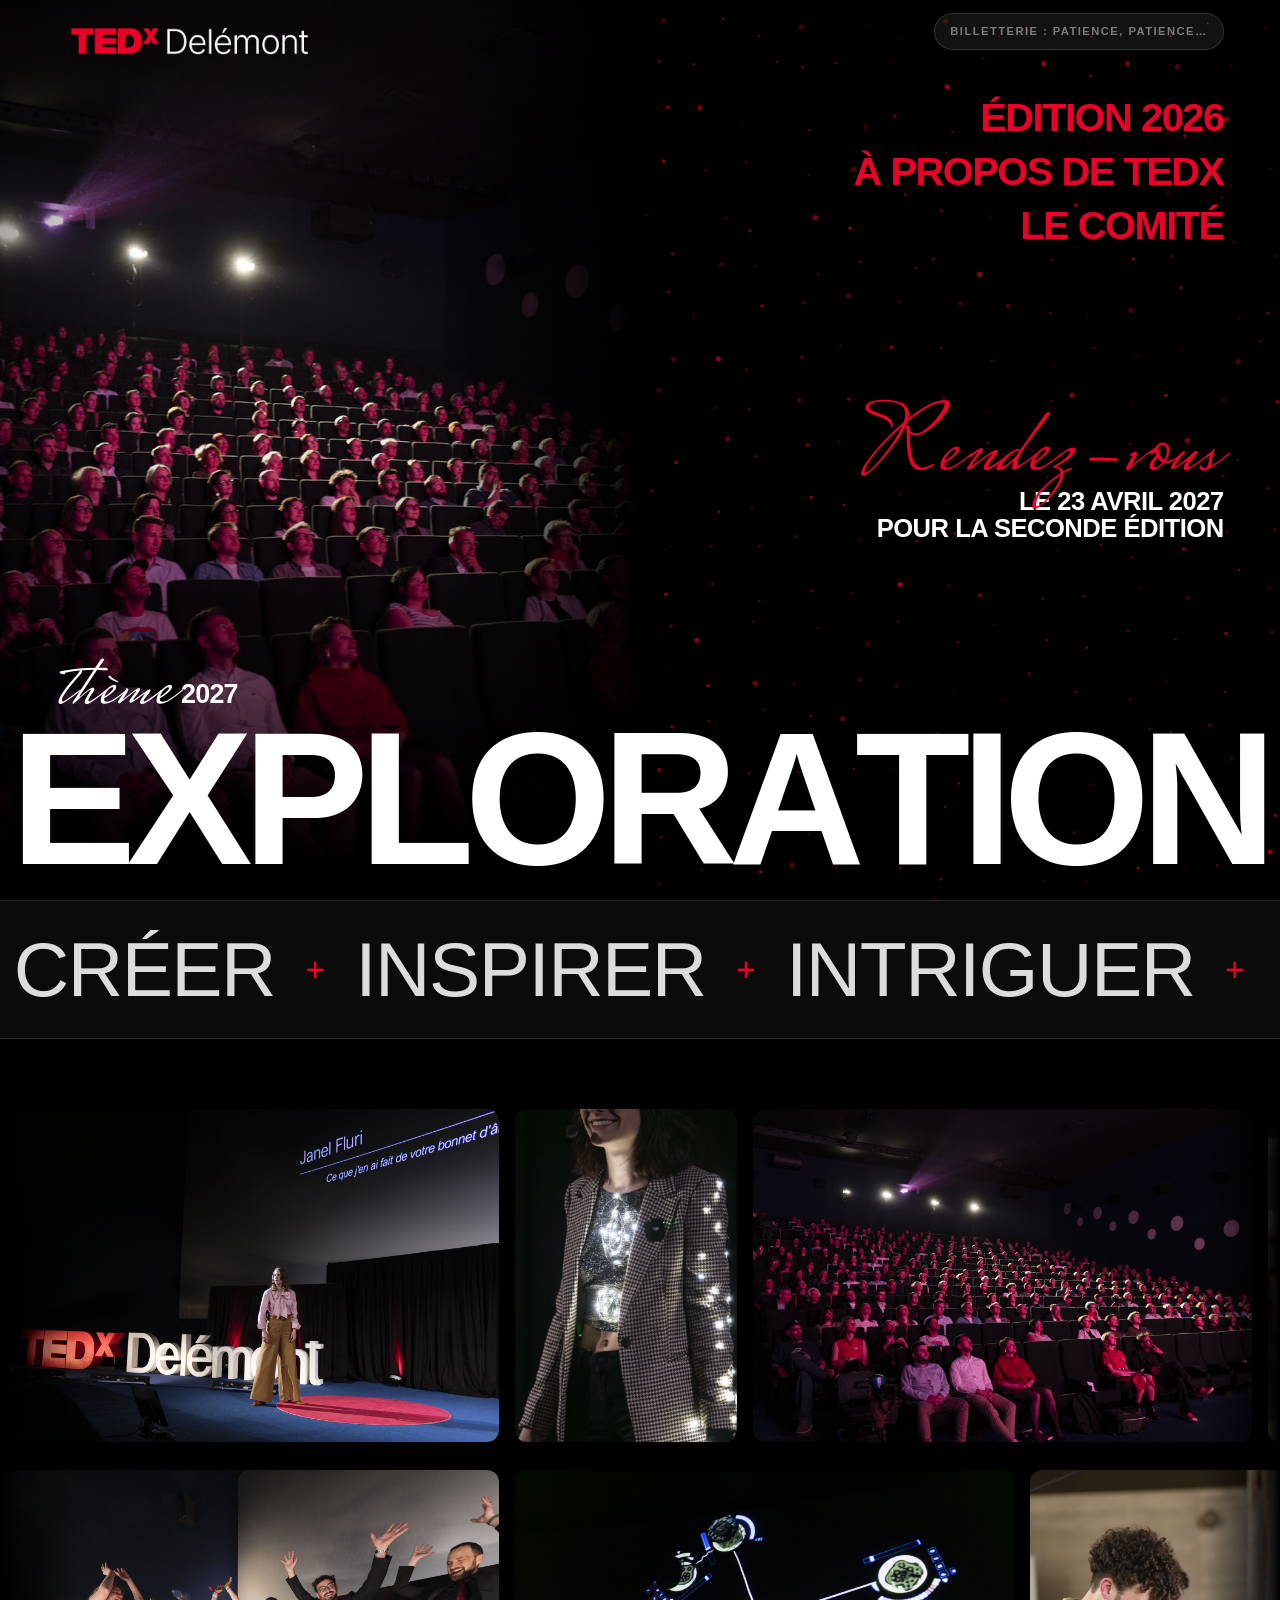
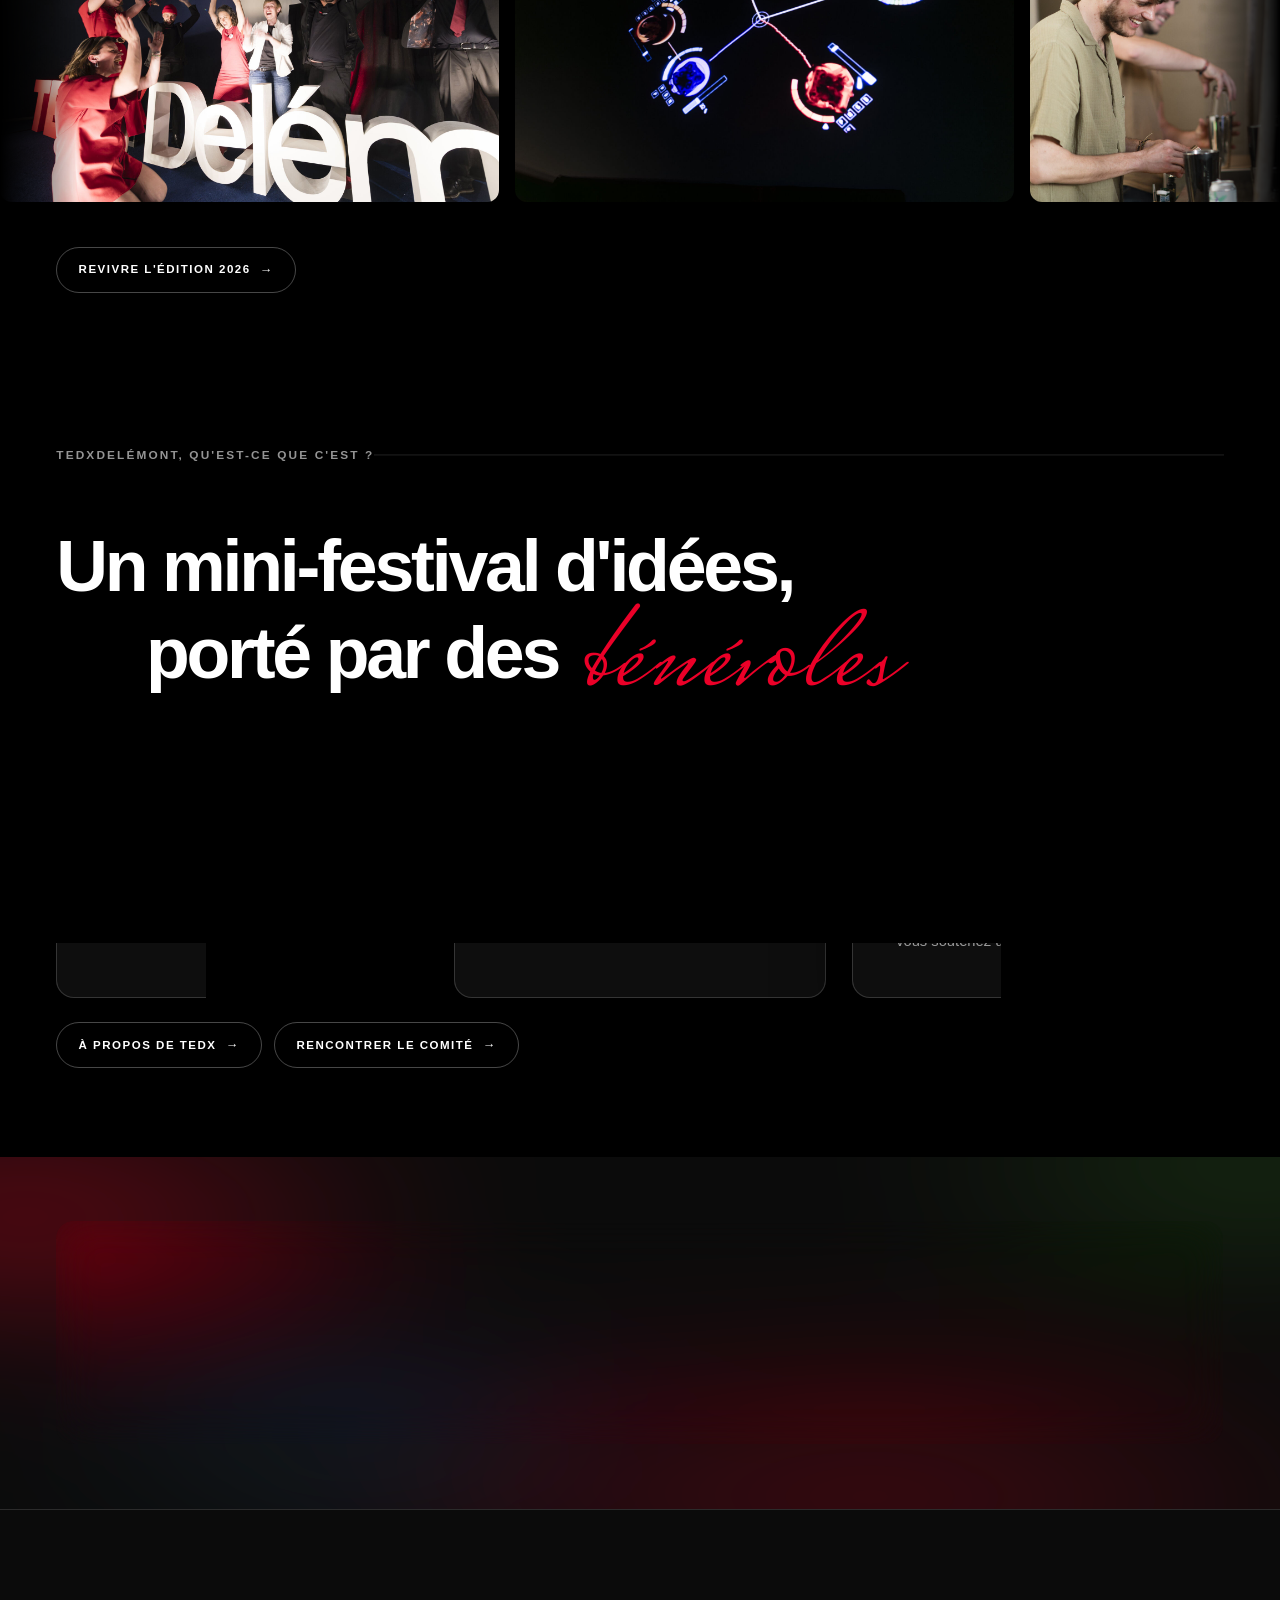
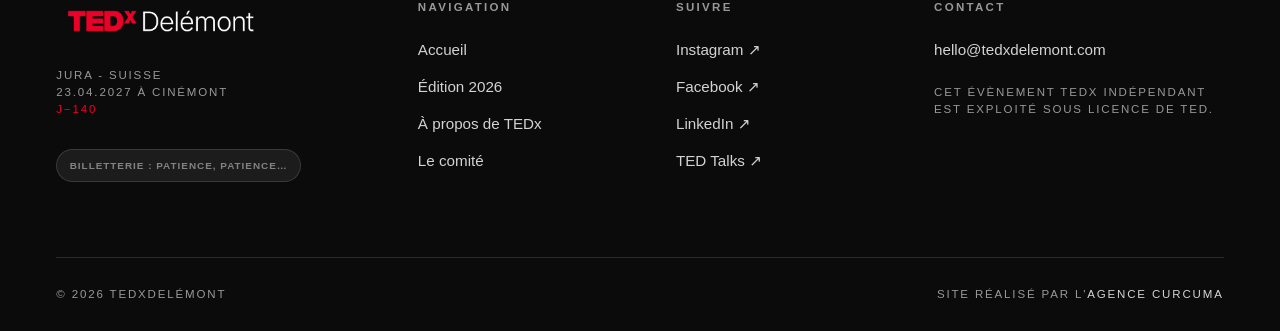
<file: index.html>
<!DOCTYPE html>
<html lang="fr-CH">
<head>
<meta charset="utf-8">
<script>document.documentElement.className+=" js";</script>
<meta name="viewport" content="width=device-width, initial-scale=1">
<title>TEDxDelémont 2027 — « EXPLORATION » · 23 avril 2027 · Delémont</title>
<meta name="description" content="TEDxDelémont revient le 23 avril 2027 à Delémont sur le thème « EXPLORATION ». Une soirée de conférences courtes, d'histoires humaines et d'idées qui ouvrent de nouvelles perspectives.">
<link rel="canonical" href="https://www.tedxdelemont.ch/">
<meta name="robots" content="index,follow,max-image-preview:large">
<meta name="theme-color" content="#000000">
<meta name="geo.region" content="CH-JU">
<meta name="geo.placename" content="Delémont">

<meta property="og:type" content="website">
<meta property="og:site_name" content="TEDxDelémont">
<meta property="og:locale" content="fr_CH">
<meta property="og:url" content="https://www.tedxdelemont.ch/">
<meta property="og:title" content="TEDxDelémont 2027 — « EXPLORATION » · 23 avril 2027">
<meta property="og:description" content="Le TEDx du Jura revient le 23 avril 2027. Thème : « EXPLORATION ». Save the date.">
<meta property="og:image" content="https://www.tedxdelemont.ch/assets/img/ambiance/og-cover.jpg">
<meta property="og:image:alt" content="La scène TEDxDelémont">
<meta name="twitter:card" content="summary_large_image">
<meta name="twitter:title" content="TEDxDelémont 2027 — « EXPLORATION » · 23 avril 2027">
<meta name="twitter:description" content="Le TEDx du Jura revient le 23 avril 2027. Thème : « EXPLORATION ».">
<meta name="twitter:image" content="https://www.tedxdelemont.ch/assets/img/ambiance/og-cover.jpg">

<link rel="icon" href="assets/img/brand/favicon.png" type="image/png">
<link rel="apple-touch-icon" href="assets/img/brand/favicon.png">
<link rel="preload" as="font" type="font/woff2" href="assets/fonts/MrsSaintDelafield-Regular.woff2" crossorigin>
<link rel="preload" as="image" href="assets/img/ambiance/amb-5.jpg" fetchpriority="high">
<link rel="stylesheet" href="assets/css/style.css">

<script type="application/ld+json">
{
  "@context":"https://schema.org",
  "@graph":[
    {"@type":"Organization","@id":"https://www.tedxdelemont.ch/#org","name":"TEDxDelémont",
     "url":"https://www.tedxdelemont.ch/","email":"hello@tedxdelemont.com",
     "logo":"https://www.tedxdelemont.ch/assets/img/brand/tedxdelemont-white.png",
     "description":"Événement TEDx organisé de manière indépendante sous licence TED, par une équipe bénévole du Jura.",
     "areaServed":"Jura, Suisse",
     "sameAs":["https://www.instagram.com/tedxdelemont/","https://www.facebook.com/profile.php?id=61584262345551","https://ch.linkedin.com/company/tedxdel%C3%A9mont"]},
    {"@type":"WebSite","@id":"https://www.tedxdelemont.ch/#website","url":"https://www.tedxdelemont.ch/",
     "name":"TEDxDelémont","inLanguage":"fr-CH","publisher":{"@id":"https://www.tedxdelemont.ch/#org"}},
    {"@type":"Event","@id":"https://www.tedxdelemont.ch/#edition2027",
     "name":"TEDxDelémont 2027 — « EXPLORATION »","startDate":"2027-04-23T17:00:00+02:00",
     "eventStatus":"https://schema.org/EventScheduled",
     "eventAttendanceMode":"https://schema.org/OfflineEventAttendanceMode",
     "description":"Deuxième édition du TEDxDelémont sur le thème « EXPLORATION ».",
     "image":"https://www.tedxdelemont.ch/assets/img/ambiance/og-cover.jpg",
     "location":{"@type":"Place","name":"Cinémont","address":{"@type":"PostalAddress","addressLocality":"Delémont","addressRegion":"JU","addressCountry":"CH"}},
     "organizer":{"@id":"https://www.tedxdelemont.ch/#org"}}
  ]
}
</script>
</head>
<body class="no-num">
<a class="skip" href="#main">Aller au contenu principal</a>

<div class="loader" aria-hidden="true">
  <div class="loader-in">
    <span class="loader-logo"><img src="assets/img/brand/tedxdelemont-white.png" alt=""></span>
    <p class="loader-meta">Exploration · 23 avril 2027 · Delémont</p>
    <span class="loader-bar"><i></i></span>
  </div>
</div>
<div class="progress" aria-hidden="true"><i></i></div>

<header class="nav">
  <div class="wrap-lg nav-in">
    <a class="brand" href="index.html" aria-label="TEDxDelémont — accueil">
      <img src="assets/img/brand/tedxdelemont-white.png" alt="TEDxDelémont" width="1280" height="269">
    </a>

    <div class="nav-right">
      <a class="pill pill-red" data-tickets="short" aria-disabled="true"><span>Billetterie : patience, patience…</span></a>
      <nav class="nav-links" aria-label="Navigation principale">
        <a href="edition-2026.html"><i>Édition 2026</i></a>
        <a href="a-propos-de-tedx.html"><i>À propos de TEDx</i></a>
        <a href="le-comite.html"><i>Le comité</i></a>
      </nav>
    </div>

    <div class="nav-cta">
      <button class="burger pill pill-white" aria-label="Ouvrir le menu" aria-expanded="false" aria-controls="drawer">
        <span class="lbl">Menu</span><i class="ico" aria-hidden="true"><b></b><b></b></i>
      </button>
    </div>
  </div>
</header>

<div class="drawer" id="drawer">
  <nav aria-label="Menu principal">
    <a href="index.html" aria-current="page"><span>Accueil</span><span class="ar" aria-hidden="true">&rarr;</span></a>
    <a href="edition-2026.html"><span>Édition 2026</span><span class="ar" aria-hidden="true">&rarr;</span></a>
    <a href="a-propos-de-tedx.html"><span>À propos de TEDx</span><span class="ar" aria-hidden="true">&rarr;</span></a>
    <a href="le-comite.html"><span>Le comité</span><span class="ar" aria-hidden="true">&rarr;</span></a>
  </nav>
  <div class="drawer-foot">
    <a class="btn" data-tickets="full" aria-disabled="true"><span>Billetterie : patience, patience…</span></a>
    <a class="mono" href="mailto:hello@tedxdelemont.com">hello@tedxdelemont.com</a>
    <a class="mono" href="https://www.instagram.com/tedxdelemont/" target="_blank" rel="noopener">Instagram &#8599;</a>
    <a class="mono" href="https://www.facebook.com/profile.php?id=61584262345551" target="_blank" rel="noopener">Facebook &#8599;</a>
    <a class="mono" href="https://ch.linkedin.com/company/tedxdel%C3%A9mont" target="_blank" rel="noopener">LinkedIn &#8599;</a>
  </div>
</div>

<main id="main">

<!-- ===== HERO ACCUEIL ===== -->
<section class="hx">
  <figure class="hx-media">
    <img src="assets/img/ambiance/amb-5.jpg" alt="La salle comble du TEDxDelémont, éclairée de rouge" width="1800" height="1200" fetchpriority="high">
  </figure>

  <div class="hx-side">
    <canvas class="hx-dots hero-dots" aria-hidden="true"></canvas>
    <h1 class="hx-say" data-rv>
      <span class="script">Rendez-vous</span>
      <span class="up">le 23 avril 2027</span>
      <span class="up">pour la seconde édition</span>
    </h1>
  </div>

  <div class="hx-bottom">
    <p class="hx-theme" data-rv><span class="script">thème</span><span class="yr yr-red">2027</span></p>
    <div class="hx-word"><p class="giant2" aria-label="EXPLORATION" data-fit><span class="ch" style="transition-delay:0.30s"><i class="a">E</i><i class="b" aria-hidden="true">E</i></span><span class="ch" style="transition-delay:0.34s"><i class="a">X</i><i class="b" aria-hidden="true">X</i></span><span class="ch" style="transition-delay:0.39s"><i class="a">P</i><i class="b" aria-hidden="true">P</i></span><span class="ch" style="transition-delay:0.43s"><i class="a">L</i><i class="b" aria-hidden="true">L</i></span><span class="ch" style="transition-delay:0.48s"><i class="a">O</i><i class="b" aria-hidden="true">O</i></span><span class="ch" style="transition-delay:0.52s"><i class="a">R</i><i class="b" aria-hidden="true">R</i></span><span class="ch" style="transition-delay:0.57s"><i class="a">A</i><i class="b" aria-hidden="true">A</i></span><span class="ch" style="transition-delay:0.61s"><i class="a">T</i><i class="b" aria-hidden="true">T</i></span><span class="ch" style="transition-delay:0.66s"><i class="a">I</i><i class="b" aria-hidden="true">I</i></span><span class="ch" style="transition-delay:0.70s"><i class="a">O</i><i class="b" aria-hidden="true">O</i></span><span class="ch" style="transition-delay:0.75s"><i class="a">N</i><i class="b" aria-hidden="true">N</i></span></p></div>
  </div>
</section>

<!-- ===== BANDE DE MOTS ===== -->
<div class="wordmq" aria-label="Créer, inspirer, intriguer, innover">
  <i aria-hidden="true">
    <b>Créer</b><s>+</s><b>Inspirer</b><s>+</s><b>Intriguer</b><s>+</s><b>Innover</b><s>+</s>
    <b>Créer</b><s>+</s><b>Inspirer</b><s>+</s><b>Intriguer</b><s>+</s><b>Innover</b><s>+</s>
  </i>
</div>

<!-- ===== 01 · EN IMAGES ===== -->
<section class="sec-tight" id="galerie">
  <div class="photomq" aria-label="Photos de l'édition précédente, défilement automatique">
    <div class="photomq-track">
      <figure><img src="assets/img/ambiance/amb-2.jpg" alt="Une conférencière sur la scène TEDxDelémont" loading="lazy"></figure>
      <figure><img src="assets/img/ambiance/amb-1.jpg" alt="Portrait d'une participante dans la salle" loading="lazy"></figure>
      <figure><img src="assets/img/ambiance/amb-5.jpg" alt="La salle remplie pendant les conférences" loading="lazy"></figure>
      <figure><img src="assets/img/ambiance/amb-8.jpg" alt="Mignardises servies pendant le souper debout" loading="lazy"></figure>
      <figure><img src="assets/img/ambiance/amb-3.jpg" alt="Le public pendant la pause" loading="lazy"></figure>
    </div>
  </div>

  <div class="photomq photomq-2" style="margin-top:16px" aria-hidden="true">
    <div class="photomq-track">
      <figure><img src="assets/img/ambiance/amb-6.jpg" alt="" loading="lazy"></figure>
      <figure><img src="assets/img/ambiance/sismic.jpg" alt="" loading="lazy"></figure>
      <figure><img src="assets/img/ambiance/amb-7.jpg" alt="" loading="lazy"></figure>
      <figure><img src="assets/img/ambiance/amb-4.jpg" alt="" loading="lazy"></figure>
    </div>
  </div>

  <div class="wrap" style="margin-top:clamp(26px,3vw,44px)">
    <div class="actions">
      <a class="btn btn-ghost" href="edition-2026.html"><span>Revivre l'édition 2026</span><b class="arw" aria-hidden="true">→</b></a>
    </div>
  </div>
</section>

<!-- ===== 02 · TEDX, C'EST QUOI ===== -->
<section class="sec" id="a-propos">
  <div class="wrap">
    <p class="eyebrow"><span class="num">01</span> TEDxDelémont, qu'est-ce que c'est&nbsp;?</p>
    <h2 class="stack stack-sm">
      <span class="ln"><span>Un mini-festival d'idées,</span></span>
      <span class="ln has-script"><span>porté par des <span class="script">bénévoles</span></span></span>
    </h2>

    <div class="g3" style="margin-top:clamp(34px,4.5vw,64px)">
      <article class="glass" data-rv>
        <p class="mono mono-red">01</p>
        <h3 style="font-size:clamp(1.15rem,1.6vw,1.45rem);margin:.7rem 0 .5rem">15 minutes maximum</h3>
        <p class="small" style="margin:0">Chaque conférence est courte, dense et accessible. Un format pensé pour marquer, pas pour épuiser.</p>
      </article>
      <article class="glass" data-rv data-rv-delay=".08">
        <p class="mono mono-red">02</p>
        <h3 style="font-size:clamp(1.15rem,1.6vw,1.45rem);margin:.7rem 0 .5rem">Des histoires vécues</h3>
        <p class="small" style="margin:0">Des intervenant·es passionné·es partagent des expériences personnelles et des idées qui bousculent les certitudes.</p>
      </article>
      <article class="glass" data-rv data-rv-delay=".16">
        <p class="mono mono-red">03</p>
        <h3 style="font-size:clamp(1.15rem,1.6vw,1.45rem);margin:.7rem 0 .5rem">Local et non lucratif</h3>
        <p class="small" style="margin:0">TEDxDelémont est organisé indépendamment sous licence TED par une équipe bénévole du Jura. En venant, vous soutenez un projet d'ici.</p>
      </article>
    </div>

    <div class="actions" data-rv>
      <a class="btn btn-ghost" href="a-propos-de-tedx.html"><span>À propos de TEDx</span><b class="arw" aria-hidden="true">→</b></a>
      <a class="btn btn-ghost" href="le-comite.html"><span>Rencontrer le comité</span><b class="arw" aria-hidden="true">→</b></a>
    </div>
  </div>
</section>

<!-- ===== 03 · NEWSLETTER ===== -->
<section class="sec-tight water" id="newsletter">
  <div class="wrap">
    <div class="glass" data-rv>
      <div class="split split-c">
        <div>
          <p class="mono mono-b">Newsletter</p>
          <h2 class="h-m" style="max-width:16ch;margin-top:.6rem">Soyez les premiers averti·e·s pour 2027.</h2>
        </div>
        <div>
          <p class="small" style="margin:0">L'annonce des intervenant·es, l'ouverture de la billetterie, les infos pratiques et les dates des prochaines éditions — directement dans votre boîte mail.</p>

          <!-- NEWSLETTER : reliée à Infomaniak Newsletter (formulaire 22344, groupe « TEDxDelémont »). Ne pas modifier les champs cachés. -->
          <form class="nl-form" data-newsletter novalidate method="post" action="https://newsletter.infomaniak.com/v3/api/1/newsletters/webforms/22344/submit">
            <input class="hp" type="email" name="email" tabindex="-1" autocomplete="off" aria-hidden="true">
            <input type="hidden" name="key" value="[base64]">
            <input type="hidden" name="webform_id" value="22344">
            <label class="sr-only" for="nl-email">Votre adresse e-mail</label>
            <input id="nl-email" type="email" name="inf[1]" data-inf-meta="1" placeholder="votre@email.ch" required autocomplete="email">
            <altcha-widget hidelogo hidefooter style="display:none" challengeurl="https://newsletter.infomaniak.com/v3/altcha-challenge"></altcha-widget>
            <button class="btn" type="submit"><span>Je m'inscris</span></button>
          </form>
          <p class="mono" data-msg role="status" style="margin-top:.9rem;color:#fff"></p>
        </div>
      </div>
    </div>
  </div>
</section>

</main>

<footer class="foot">
  <div class="wrap">
    <div class="foot-grid">
      <div class="foot-brand">
        <img src="assets/img/brand/tedxdelemont-white.png" alt="TEDxDelémont">
        <p class="mono">Jura - Suisse<br>23.04.2027 à Cinémont<br><time class="mono-red" data-countdown>J−…</time></p>
        <a class="btn" data-tickets="full" aria-disabled="true" style="margin-top:1.2rem"><span>Billetterie : patience, patience…</span></a>
      </div>
      <div>
        <h4 class="mono">Navigation</h4>
        <ul>
          <li><a href="index.html">Accueil</a></li>
          <li><a href="edition-2026.html">Édition 2026</a></li>
          <li><a href="a-propos-de-tedx.html">À propos de TEDx</a></li>
          <li><a href="le-comite.html">Le comité</a></li>
        </ul>
      </div>
      <div>
        <h4 class="mono">Suivre</h4>
        <ul>
          <li><a href="https://www.instagram.com/tedxdelemont/" target="_blank" rel="noopener">Instagram ↗</a></li>
          <li><a href="https://www.facebook.com/profile.php?id=61584262345551" target="_blank" rel="noopener">Facebook ↗</a></li>
          <li><a href="https://ch.linkedin.com/company/tedxdel%C3%A9mont" target="_blank" rel="noopener">LinkedIn ↗</a></li>
          <li><a href="https://www.youtube.com/@TEDx" target="_blank" rel="noopener">TED Talks ↗</a></li>
        </ul>
      </div>
      <div>
        <h4 class="mono">Contact</h4>
        <ul><li><a href="mailto:hello@tedxdelemont.com">hello@tedxdelemont.com</a></li></ul>
        <p class="mono" style="margin-top:1.4rem">Cet évènement TEDx indépendant est exploité sous licence de TED.</p>
      </div>
    </div>
    <div class="foot-bot mono">
      <span>© <span id="yr">2026</span> TEDxDelémont</span>
      <span>Site réalisé par l'<a href="https://www.agence-curcuma.ch" target="_blank" rel="noopener">Agence Curcuma</a></span>
    </div>
  </div>
</footer>

<script src="assets/js/main.js?v=20261117b"></script>
<!-- anti-robots exigé par Infomaniak pour le formulaire newsletter -->
<script src="https://eu.altcha.org/js/latest/altcha.min.js" type="module" defer></script>
<script src="https://newsletter.storage5.infomaniak.com/mcaptcha/altcha.js" defer></script>
<script>document.getElementById('yr').textContent=new Date().getFullYear();</script>
<script>
/* filet de sécurité : si main.js n'a pas pu s'exécuter, on affiche tout */
setTimeout(function(){
  if(window.__tedxReady) return;
  document.querySelectorAll('.stack,.giant,.giant2,[data-rv],[data-rv-img]').forEach(function(e){e.classList.add('in')});
  var n=document.querySelector('.nav'); if(n) n.classList.add('ready');
  var l=document.querySelector('.loader'); if(l) l.classList.add('done');
},2500);
</script>
</body>
</html>
</file>
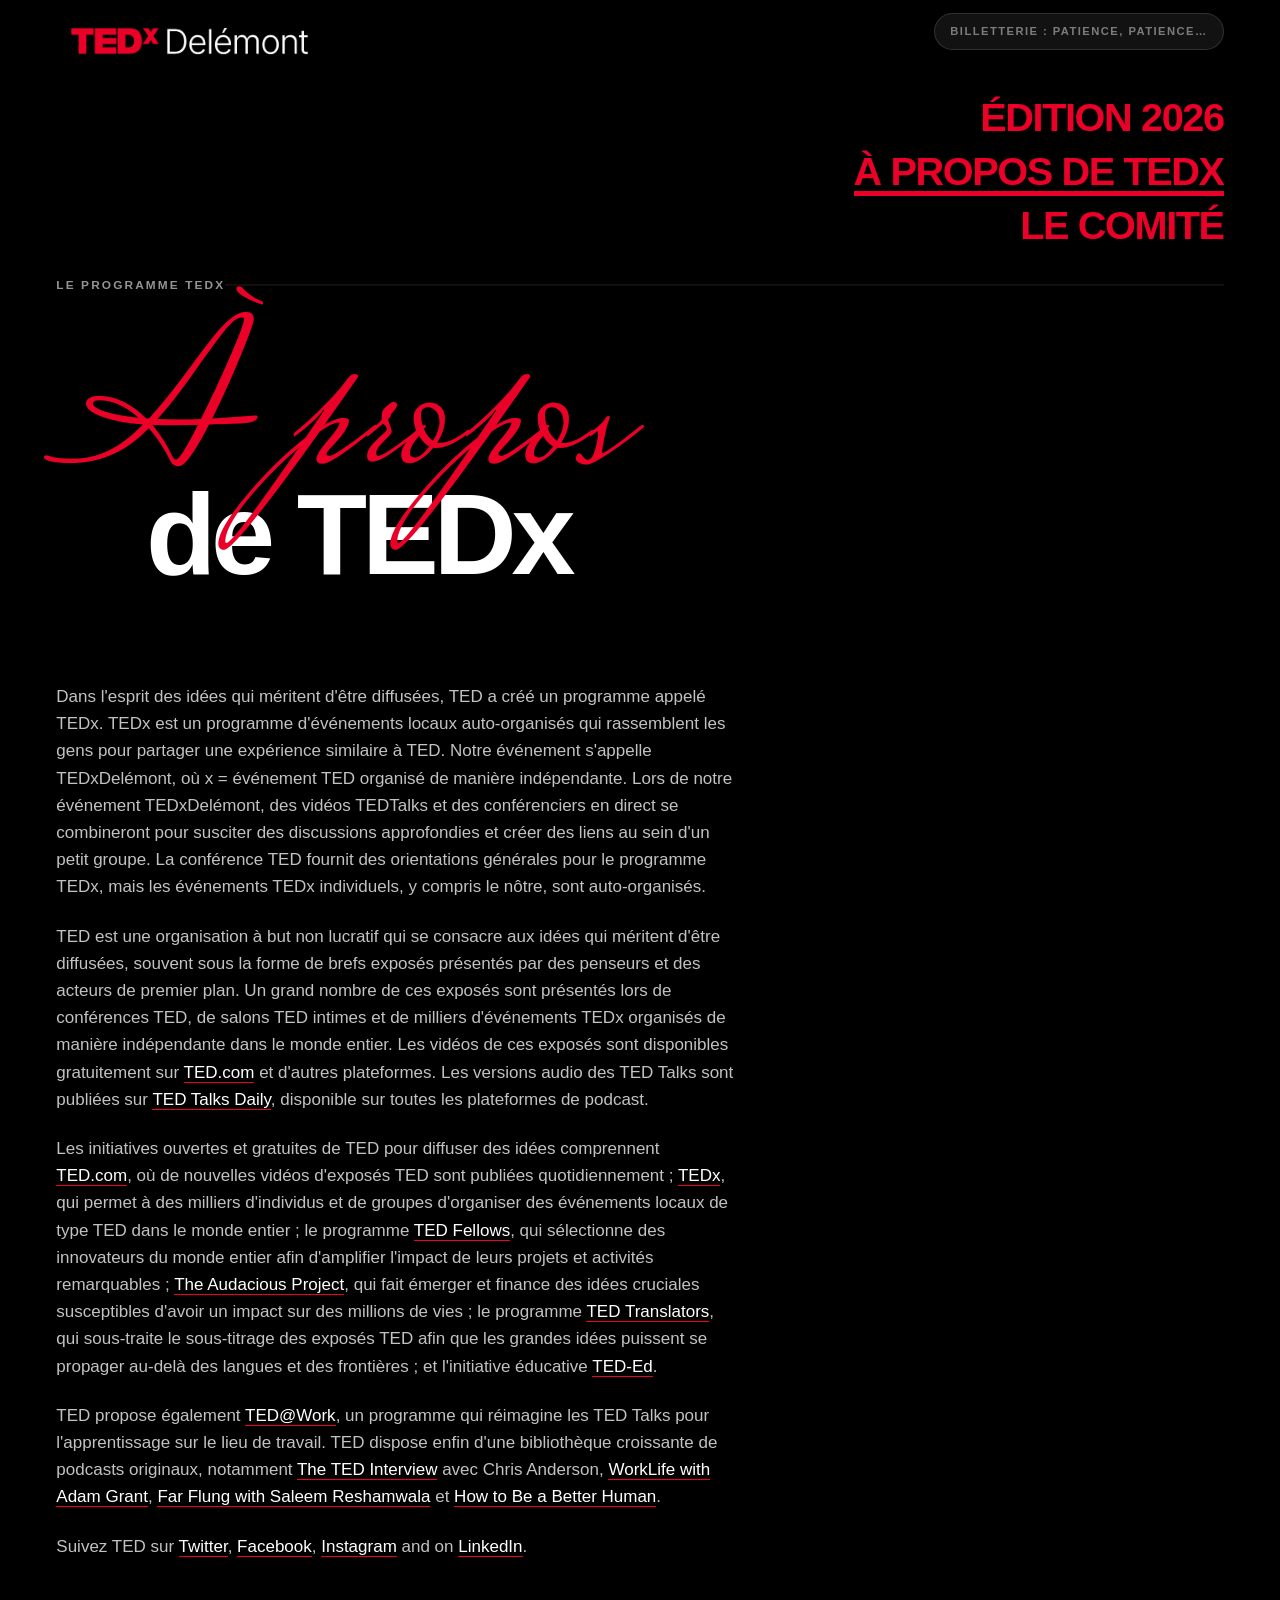
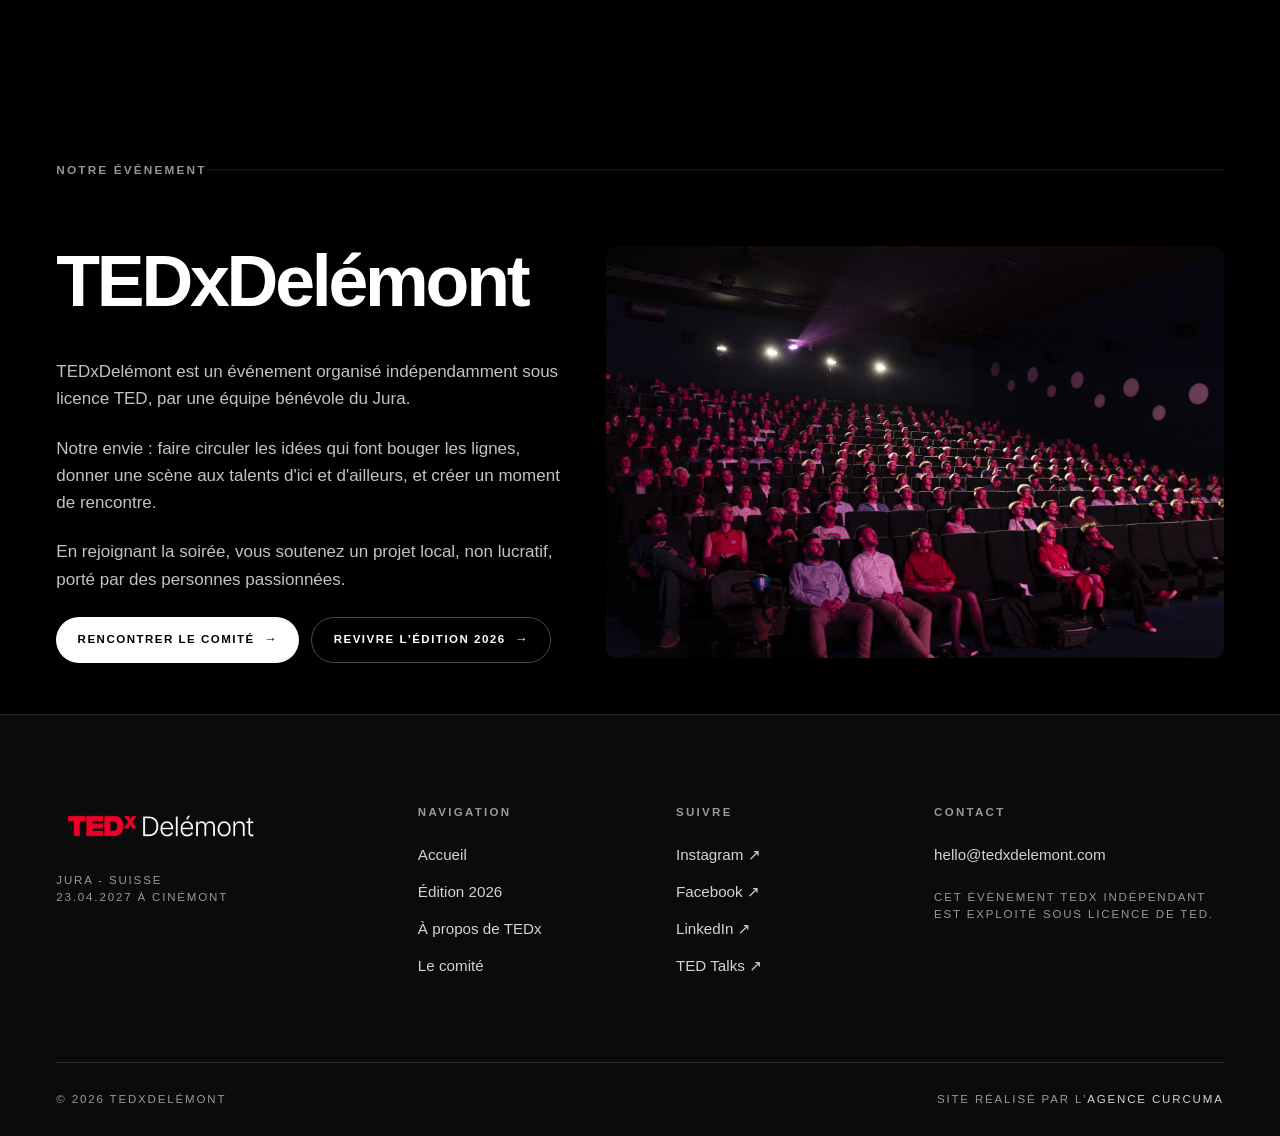
<file: a-propos-de-tedx.html>
<!DOCTYPE html>
<html lang="fr-CH">
<head>
<meta charset="utf-8">
<script>document.documentElement.className+=" js";</script>

<meta name="viewport" content="width=device-width, initial-scale=1">
<title>À propos de TEDx | TEDxDelémont</title>
<meta name="description" content="Qu'est-ce que TEDx ? TEDxDelémont est un événement TEDx organisé de manière indépendante sous licence TED, par une équipe bénévole du Jura. Découvrez le programme TEDx et les initiatives de TED.">
<link rel="canonical" href="https://www.tedxdelemont.ch/a-propos-de-tedx.html">
<meta name="robots" content="index,follow,max-image-preview:large">
<meta name="theme-color" content="#000000">

<meta property="og:type" content="article">
<meta property="og:site_name" content="TEDxDelémont">
<meta property="og:locale" content="fr_CH">
<meta property="og:url" content="https://www.tedxdelemont.ch/a-propos-de-tedx.html">
<meta property="og:title" content="À propos de TEDx | TEDxDelémont">
<meta property="og:description" content="TEDxDelémont est un événement TEDx organisé de manière indépendante sous licence TED, par une équipe bénévole du Jura.">
<meta property="og:image" content="https://www.tedxdelemont.ch/assets/img/ambiance/og-cover.jpg">
<meta name="twitter:card" content="summary_large_image">

<link rel="icon" href="assets/img/brand/favicon.png" type="image/png">
<link rel="preload" as="font" type="font/woff2" href="assets/fonts/MrsSaintDelafield-Regular.woff2" crossorigin>
<link rel="stylesheet" href="assets/css/style.css">

<script type="application/ld+json">
{
  "@context":"https://schema.org",
  "@type":"BreadcrumbList",
  "itemListElement":[
    {"@type":"ListItem","position":1,"name":"Accueil","item":"https://www.tedxdelemont.ch/"},
    {"@type":"ListItem","position":2,"name":"À propos de TEDx","item":"https://www.tedxdelemont.ch/a-propos-de-tedx.html"}
  ]
}
</script>
</head>
<body class="no-num">
<a class="skip" href="#main">Aller au contenu principal</a>
<div class="loader" aria-hidden="true">
  <div class="loader-in">
    <span class="loader-logo"><img src="assets/img/brand/tedxdelemont-white.png" alt=""></span>
    <p class="loader-meta">Exploration · 23 avril 2027 · Delémont</p>
    <span class="loader-bar"><i></i></span>
  </div>
</div>
<div class="progress" aria-hidden="true"><i></i></div>

<header class="nav">
  <div class="wrap-lg nav-in">
    <a class="brand" href="index.html" aria-label="TEDxDelémont — accueil">
      <img src="assets/img/brand/tedxdelemont-white.png" alt="TEDxDelémont" width="1280" height="269">
    </a>

    <div class="nav-right">
      <a class="pill pill-red" data-tickets="short" aria-disabled="true"><span>Billetterie : patience, patience…</span></a>
      <nav class="nav-links" aria-label="Navigation principale">
        <a href="edition-2026.html"><i>Édition 2026</i></a>
        <a href="a-propos-de-tedx.html" aria-current="page"><i>À propos de TEDx</i></a>
        <a href="le-comite.html"><i>Le comité</i></a>
      </nav>
    </div>

    <div class="nav-cta">
      <button class="burger pill pill-white" aria-label="Ouvrir le menu" aria-expanded="false" aria-controls="drawer">
        <span class="lbl">Menu</span><i class="ico" aria-hidden="true"><b></b><b></b></i>
      </button>
    </div>
  </div>
</header>

<div class="drawer" id="drawer">
  <nav aria-label="Menu principal">
    <a href="index.html"><span>Accueil</span><span class="ar" aria-hidden="true">&rarr;</span></a>
    <a href="edition-2026.html"><span>Édition 2026</span><span class="ar" aria-hidden="true">&rarr;</span></a>
    <a href="a-propos-de-tedx.html" aria-current="page"><span>À propos de TEDx</span><span class="ar" aria-hidden="true">&rarr;</span></a>
    <a href="le-comite.html"><span>Le comité</span><span class="ar" aria-hidden="true">&rarr;</span></a>
  </nav>
  <div class="drawer-foot">
    <a class="btn" data-tickets="full" aria-disabled="true"><span>Billetterie : patience, patience…</span></a>
    <a class="mono" href="mailto:hello@tedxdelemont.com">hello@tedxdelemont.com</a>
    <a class="mono" href="https://www.instagram.com/tedxdelemont/" target="_blank" rel="noopener">Instagram &#8599;</a>
    <a class="mono" href="https://www.facebook.com/profile.php?id=61584262345551" target="_blank" rel="noopener">Facebook &#8599;</a>
    <a class="mono" href="https://ch.linkedin.com/company/tedxdel%C3%A9mont" target="_blank" rel="noopener">LinkedIn &#8599;</a>
  </div>
</div>

<main id="main">

<section class="sec" style="padding-top:calc(var(--nav-h) + clamp(24px,4vw,64px));padding-bottom:clamp(24px,3.4vw,52px)">
  <div class="wrap">
    <p class="eyebrow"><span class="num">01</span> Le programme TEDx</p>
    <h1 class="stack">
      <span class="ln has-script"><span class="red"><span class="script">À propos</span></span></span>
      <span class="ln"><span>de TEDx</span></span>
    </h1>
  </div>
</section>

<section class="sec" style="padding-top:0">
  <div class="wrap">
    <div class="prose" data-rv>
      <p>Dans l'esprit des idées qui méritent d'être diffusées, TED a créé un programme appelé TEDx. TEDx est un programme d'événements locaux auto-organisés qui rassemblent les gens pour partager une expérience similaire à TED. Notre événement s'appelle TEDxDelémont, où x = événement TED organisé de manière indépendante. Lors de notre événement TEDxDelémont, des vidéos TEDTalks et des conférenciers en direct se combineront pour susciter des discussions approfondies et créer des liens au sein d'un petit groupe. La conférence TED fournit des orientations générales pour le programme TEDx, mais les événements TEDx individuels, y compris le nôtre, sont auto-organisés.</p>

      <p>TED est une organisation à but non lucratif qui se consacre aux idées qui méritent d'être diffusées, souvent sous la forme de brefs exposés présentés par des penseurs et des acteurs de premier plan. Un grand nombre de ces exposés sont présentés lors de conférences TED, de salons TED intimes et de milliers d'événements TEDx organisés de manière indépendante dans le monde entier. Les vidéos de ces exposés sont disponibles gratuitement sur <a href="https://www.ted.com/" target="_blank" rel="noopener">TED.com</a> et d'autres plateformes. Les versions audio des TED Talks sont publiées sur <a href="https://podcasts.apple.com/podcast/ted-talks-daily/id160904630" target="_blank" rel="noopener">TED Talks Daily</a>, disponible sur toutes les plateformes de podcast.</p>

      <p>Les initiatives ouvertes et gratuites de TED pour diffuser des idées comprennent <a href="https://www.ted.com/" target="_blank" rel="noopener">TED.com</a>, où de nouvelles vidéos d'exposés TED sont publiées quotidiennement&nbsp;; <a href="https://www.ted.com/tedx" target="_blank" rel="noopener">TEDx</a>, qui permet à des milliers d'individus et de groupes d'organiser des événements locaux de type TED dans le monde entier&nbsp;; le programme <a href="https://www.ted.com/fellows" target="_blank" rel="noopener">TED Fellows</a>, qui sélectionne des innovateurs du monde entier afin d'amplifier l'impact de leurs projets et activités remarquables&nbsp;; <a href="https://audaciousproject.org/" target="_blank" rel="noopener">The Audacious Project</a>, qui fait émerger et finance des idées cruciales susceptibles d'avoir un impact sur des millions de vies&nbsp;; le programme <a href="https://www.ted.com/about/programs-initiatives/ted-translators" target="_blank" rel="noopener">TED Translators</a>, qui sous-traite le sous-titrage des exposés TED afin que les grandes idées puissent se propager au-delà des langues et des frontières&nbsp;; et l'initiative éducative <a href="https://ed.ted.com/" target="_blank" rel="noopener">TED-Ed</a>.</p>

      <p>TED propose également <a href="https://tedatwork.ted.com/" target="_blank" rel="noopener">TED@Work</a>, un programme qui réimagine les TED Talks pour l'apprentissage sur le lieu de travail. TED dispose enfin d'une bibliothèque croissante de podcasts originaux, notamment <a href="https://www.ted.com/podcasts/ted-interview" target="_blank" rel="noopener">The TED Interview</a> avec Chris Anderson, <a href="https://www.ted.com/podcasts/worklife" target="_blank" rel="noopener">WorkLife with Adam Grant</a>, <a href="https://www.ted.com/podcasts/far_flung_with_saleem_reshamwala" target="_blank" rel="noopener">Far Flung with Saleem Reshamwala</a> et <a href="https://www.ted.com/podcasts/how-to-be-a-better-human" target="_blank" rel="noopener">How to Be a Better Human</a>.</p>

      <p>Suivez TED sur <a href="https://twitter.com/TEDTalks" target="_blank" rel="noopener">Twitter</a>, <a href="https://www.facebook.com/TED" target="_blank" rel="noopener">Facebook</a>, <a href="https://instagram.com/ted" target="_blank" rel="noopener">Instagram</a> and on <a href="https://www.linkedin.com/company/ted-conferences" target="_blank" rel="noopener">LinkedIn</a>.</p>
    </div>
  </div>
</section>

<section class="sec" style="padding-bottom:clamp(30px,4vw,60px)">
  <div class="wrap">
    <p class="eyebrow"><span class="num">03.1</span> Notre événement</p>
    <div class="split split-c">
      <div>
        <h2 class="stack stack-sm">
          <span class="ln"><span>TEDxDelémont</span></span>
        </h2>
        <div class="prose" data-rv style="margin-top:1.6rem">
          <p>TEDxDelémont est un événement organisé indépendamment sous licence TED, par une équipe bénévole du Jura.</p>
          <p>Notre envie&nbsp;: faire circuler les idées qui font bouger les lignes, donner une scène aux talents d'ici et d'ailleurs, et créer un moment de rencontre.</p>
          <p>En rejoignant la soirée, vous soutenez un projet local, non lucratif, porté par des personnes passionnées.</p>
        </div>
        <div class="actions" data-rv data-rv-delay=".1">
          <a class="btn btn-light" href="le-comite.html"><span>Rencontrer le comité</span><b class="arw" aria-hidden="true">→</b></a>
          <a class="btn btn-ghost" href="edition-2026.html"><span>Revivre l'édition 2026</span><b class="arw" aria-hidden="true">→</b></a>
        </div>
      </div>
      <div class="figure ratio-32">
        <img src="assets/img/ambiance/amb-5.jpg" alt="La salle de Cinémont pendant le TEDxDelémont 2026" loading="lazy">
      </div>
    </div>
  </div>
</section>

</main>

<footer class="foot">
  <div class="wrap">
    <div class="foot-grid">
      <div class="foot-brand">
        <img src="assets/img/brand/tedxdelemont-white.png" alt="TEDxDelémont">
        <p class="mono">Jura - Suisse<br>23.04.2027 à Cinémont</p>
      </div>
      <div>
        <h4 class="mono">Navigation</h4>
        <ul>
          <li><a href="index.html">Accueil</a></li>
          <li><a href="edition-2026.html">Édition 2026</a></li>
          <li><a href="a-propos-de-tedx.html">À propos de TEDx</a></li>
          <li><a href="le-comite.html">Le comité</a></li>
        </ul>
      </div>
      <div>
        <h4 class="mono">Suivre</h4>
        <ul>
          <li><a href="https://www.instagram.com/tedxdelemont/" target="_blank" rel="noopener">Instagram ↗</a></li>
          <li><a href="https://www.facebook.com/profile.php?id=61584262345551" target="_blank" rel="noopener">Facebook ↗</a></li>
          <li><a href="https://ch.linkedin.com/company/tedxdel%C3%A9mont" target="_blank" rel="noopener">LinkedIn ↗</a></li>
          <li><a href="https://www.youtube.com/@TEDx" target="_blank" rel="noopener">TED Talks ↗</a></li>
        </ul>
      </div>
      <div>
        <h4 class="mono">Contact</h4>
        <ul><li><a href="mailto:hello@tedxdelemont.com">hello@tedxdelemont.com</a></li></ul>
        <p class="mono" style="margin-top:1.4rem">Cet évènement TEDx indépendant est exploité sous licence de TED.</p>
      </div>
    </div>
    <div class="foot-bot mono">
      <span>© <span id="yr">2026</span> TEDxDelémont</span>
      <span>Site réalisé par l'<a href="https://www.agence-curcuma.ch" target="_blank" rel="noopener">Agence Curcuma</a></span>
    </div>
  </div>
</footer>

<script src="assets/js/main.js?v=20261117b"></script>
<script>document.getElementById('yr').textContent=new Date().getFullYear();</script>
<script>
/* filet de sécurité : si main.js n'a pas pu s'exécuter, on affiche tout */
setTimeout(function(){
  if(window.__tedxReady) return;
  document.querySelectorAll('.stack,.giant,.giant2,[data-rv],[data-rv-img]').forEach(function(e){e.classList.add('in')});
  var n=document.querySelector('.nav'); if(n) n.classList.add('ready');
  var l=document.querySelector('.loader'); if(l) l.classList.add('done');
},2500);
</script>
</body>
</html>
</file>
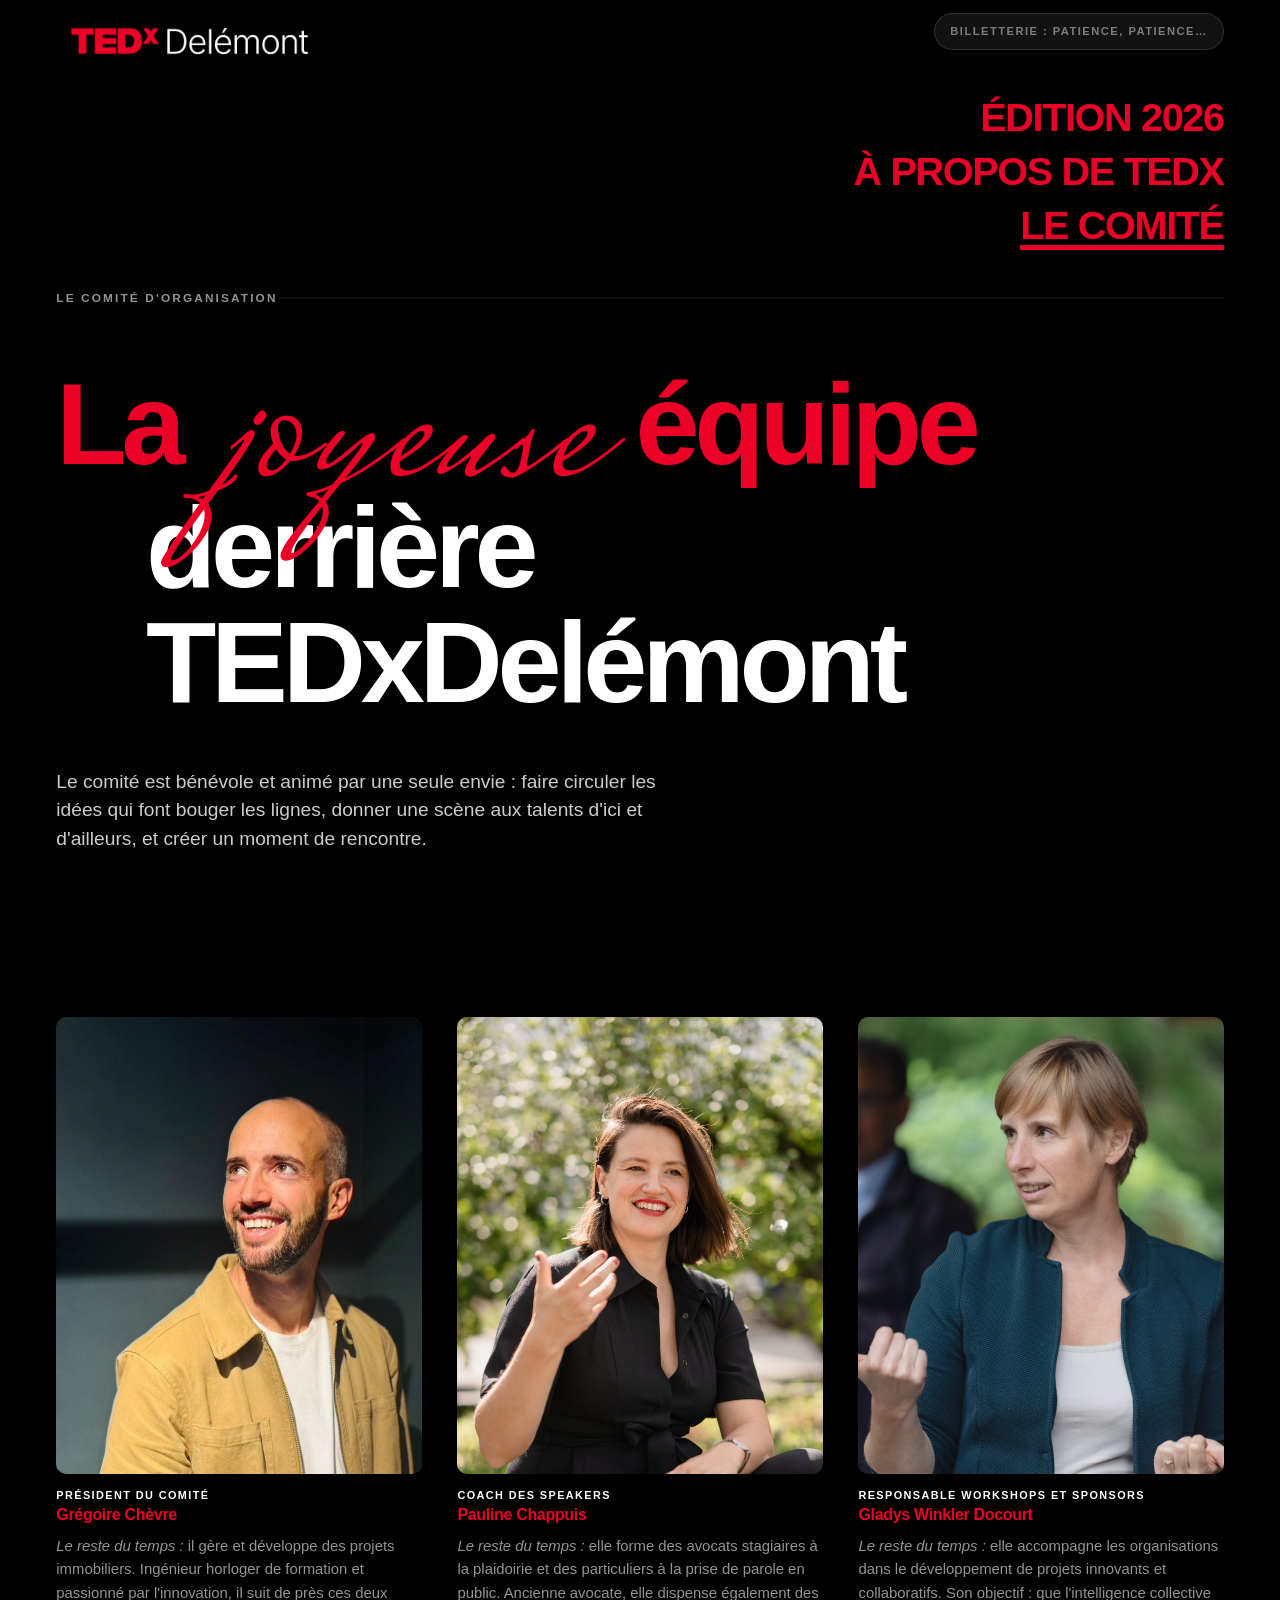
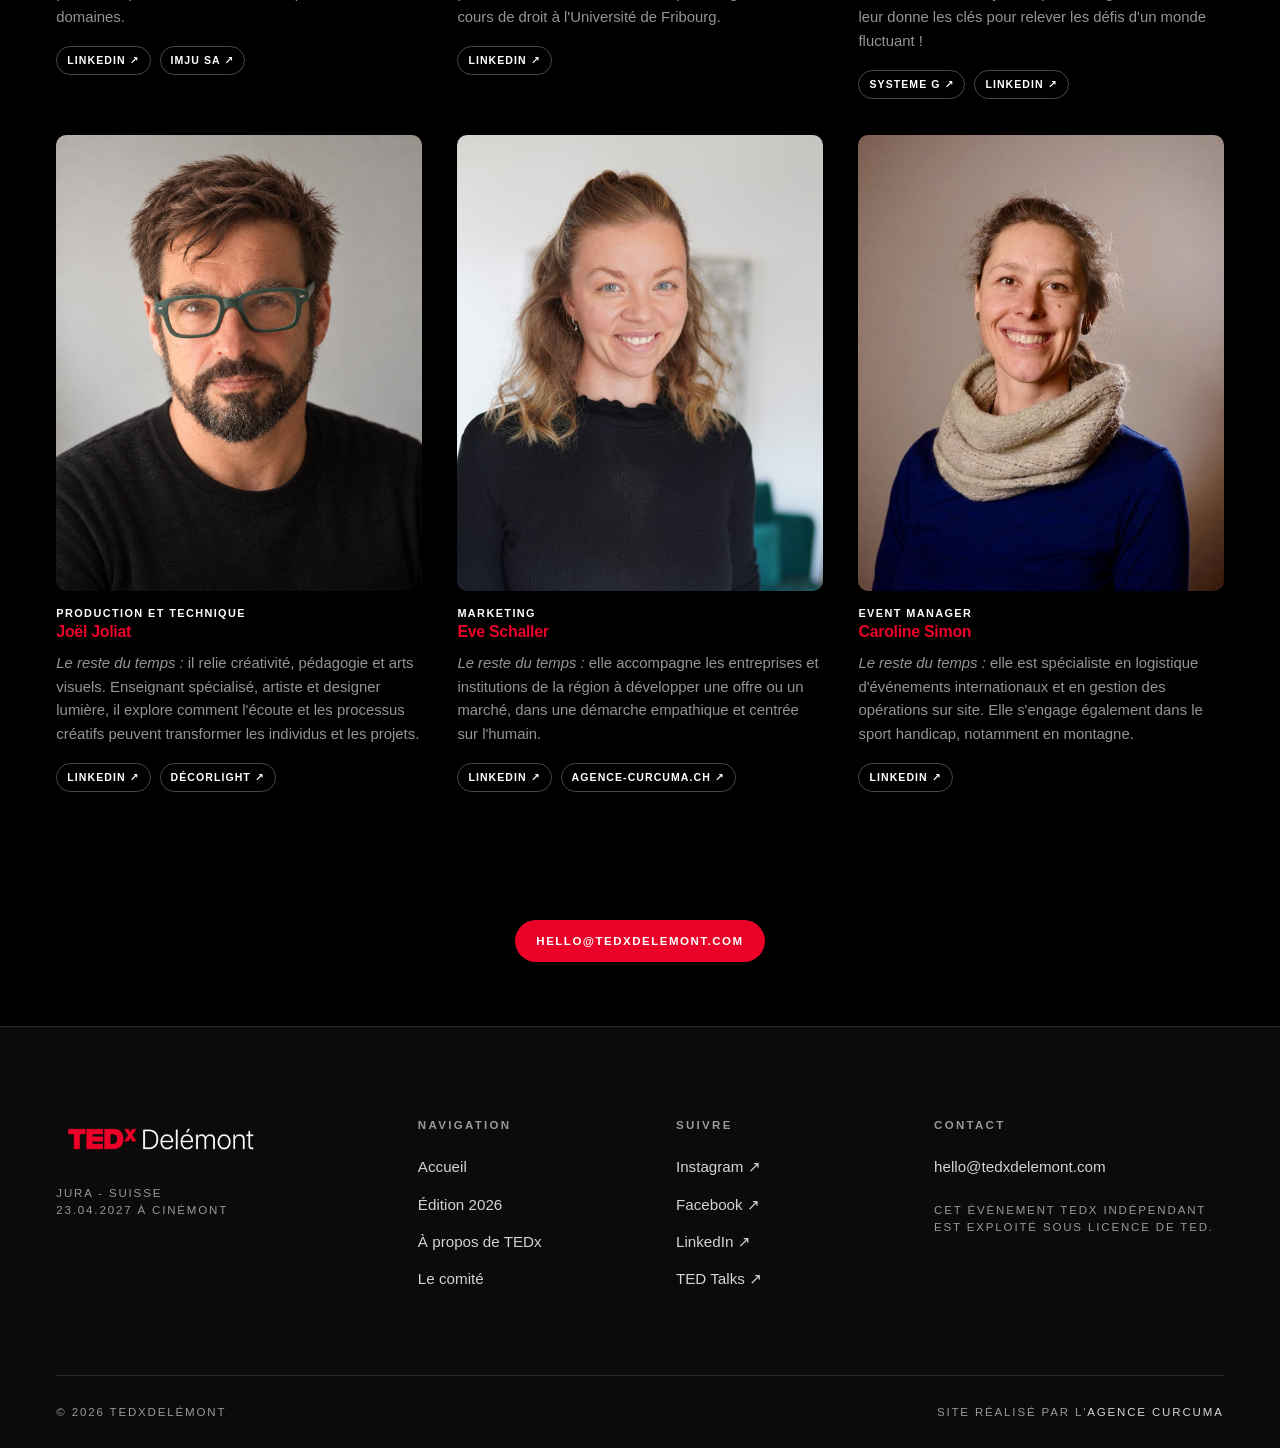
<file: le-comite.html>
<!DOCTYPE html>
<html lang="fr-CH">
<head>
<meta charset="utf-8">
<script>document.documentElement.className+=" js";</script>

<meta name="viewport" content="width=device-width, initial-scale=1">
<title>Le comité | TEDxDelémont</title>
<meta name="description" content="Le comité d'organisation bénévole de TEDxDelémont : Grégoire Chèvre, Pauline Chappuis, Gladys Winkler Docourt, Joël Joliat, Eve Schaller et Caroline Simon.">
<link rel="canonical" href="https://www.tedxdelemont.ch/le-comite.html">
<meta name="robots" content="index,follow,max-image-preview:large">
<meta name="theme-color" content="#000000">

<meta property="og:type" content="article">
<meta property="og:site_name" content="TEDxDelémont">
<meta property="og:locale" content="fr_CH">
<meta property="og:url" content="https://www.tedxdelemont.ch/le-comite.html">
<meta property="og:title" content="Le comité | TEDxDelémont">
<meta property="og:description" content="La joyeuse équipe bénévole derrière TEDxDelémont.">
<meta property="og:image" content="https://www.tedxdelemont.ch/assets/img/committee/equipe.jpg">
<meta name="twitter:card" content="summary_large_image">

<link rel="icon" href="assets/img/brand/favicon.png" type="image/png">
<link rel="preload" as="font" type="font/woff2" href="assets/fonts/MrsSaintDelafield-Regular.woff2" crossorigin>
<link rel="stylesheet" href="assets/css/style.css">

<script type="application/ld+json">
{
  "@context":"https://schema.org",
  "@graph":[
    {"@type":"BreadcrumbList","itemListElement":[
      {"@type":"ListItem","position":1,"name":"Accueil","item":"https://www.tedxdelemont.ch/"},
      {"@type":"ListItem","position":2,"name":"Le comité","item":"https://www.tedxdelemont.ch/le-comite.html"}]},
    {"@type":"Organization","name":"TEDxDelémont","url":"https://www.tedxdelemont.ch/","member":[
      {"@type":"Person","name":"Grégoire Chèvre","jobTitle":"Président du comité"},
      {"@type":"Person","name":"Pauline Chappuis","jobTitle":"Coach des speakers"},
              {"@type":"Person","name":"Gladys Winkler Docourt","jobTitle":"Responsable workshops et sponsors"},
      {"@type":"Person","name":"Joël Joliat","jobTitle":"Production et technique"},
      {"@type":"Person","name":"Eve Schaller","jobTitle":"Marketing"},
      {"@type":"Person","name":"Caroline Simon","jobTitle":"Event Manager"}]}
  ]
}
</script>
</head>
<body class="no-num">
<a class="skip" href="#main">Aller au contenu principal</a>
<div class="loader" aria-hidden="true">
  <div class="loader-in">
    <span class="loader-logo"><img src="assets/img/brand/tedxdelemont-white.png" alt=""></span>
    <p class="loader-meta">Exploration · 23 avril 2027 · Delémont</p>
    <span class="loader-bar"><i></i></span>
  </div>
</div>
<div class="progress" aria-hidden="true"><i></i></div>

<header class="nav">
  <div class="wrap-lg nav-in">
    <a class="brand" href="index.html" aria-label="TEDxDelémont — accueil">
      <img src="assets/img/brand/tedxdelemont-white.png" alt="TEDxDelémont" width="1280" height="269">
    </a>

    <div class="nav-right">
      <a class="pill pill-red" data-tickets="short" aria-disabled="true"><span>Billetterie : patience, patience…</span></a>
      <nav class="nav-links" aria-label="Navigation principale">
        <a href="edition-2026.html"><i>Édition 2026</i></a>
        <a href="a-propos-de-tedx.html"><i>À propos de TEDx</i></a>
        <a href="le-comite.html" aria-current="page"><i>Le comité</i></a>
      </nav>
    </div>

    <div class="nav-cta">
      <button class="burger pill pill-white" aria-label="Ouvrir le menu" aria-expanded="false" aria-controls="drawer">
        <span class="lbl">Menu</span><i class="ico" aria-hidden="true"><b></b><b></b></i>
      </button>
    </div>
  </div>
</header>

<div class="drawer" id="drawer">
  <nav aria-label="Menu principal">
    <a href="index.html"><span>Accueil</span><span class="ar" aria-hidden="true">&rarr;</span></a>
    <a href="edition-2026.html"><span>Édition 2026</span><span class="ar" aria-hidden="true">&rarr;</span></a>
    <a href="a-propos-de-tedx.html"><span>À propos de TEDx</span><span class="ar" aria-hidden="true">&rarr;</span></a>
    <a href="le-comite.html" aria-current="page"><span>Le comité</span><span class="ar" aria-hidden="true">&rarr;</span></a>
  </nav>
  <div class="drawer-foot">
    <a class="btn" data-tickets="full" aria-disabled="true"><span>Billetterie : patience, patience…</span></a>
    <a class="mono" href="mailto:hello@tedxdelemont.com">hello@tedxdelemont.com</a>
    <a class="mono" href="https://www.instagram.com/tedxdelemont/" target="_blank" rel="noopener">Instagram &#8599;</a>
    <a class="mono" href="https://www.facebook.com/profile.php?id=61584262345551" target="_blank" rel="noopener">Facebook &#8599;</a>
    <a class="mono" href="https://ch.linkedin.com/company/tedxdel%C3%A9mont" target="_blank" rel="noopener">LinkedIn &#8599;</a>
  </div>
</div>

<main id="main">

<section class="sec" style="padding-top:calc(var(--nav-h) + clamp(30px,5vw,80px));padding-bottom:clamp(20px,3vw,40px)">
  <div class="wrap">
    <p class="eyebrow"><span class="num">01</span> Le comité d'organisation</p>
    <h1 class="stack">
      <span class="ln has-script"><span class="red">La <span class="script">joyeuse</span> équipe</span></span>
      <span class="ln"><span>derrière TEDxDelémont</span></span>
    </h1>
    <p class="lead" data-rv style="margin-top:1.6rem">Le comité est bénévole et animé par une seule envie&nbsp;: faire circuler les idées qui font bouger les lignes, donner une scène aux talents d'ici et d'ailleurs, et créer un moment de rencontre.</p>
  </div>
</section>

<section class="sec-tight" style="padding-top:clamp(40px,5vw,72px)">
  <div class="wrap">
    <div class="team team-tight" data-rv-onscroll>

      <article class="member" data-rv>
        <div class="ph"><img src="assets/img/committee/gregoire-chevre.jpg" alt="Portrait de Grégoire Chèvre" loading="lazy" width="720" height="900"></div>
        <p class="fx mono mono-red">Président du comité</p>
        <h3>Grégoire Chèvre</h3>
        <p><em>Le reste du temps&nbsp;:</em> il gère et développe des projets immobiliers. Ingénieur horloger de formation et passionné par l'innovation, il suit de près ces deux domaines.</p>
        <div class="links">
          <a href="https://www.linkedin.com/in/gr%C3%A9goire-ch%C3%A8vre-585346a1/" target="_blank" rel="noopener">LinkedIn &#8599;</a>
          <a href="https://www.imju.ch/" target="_blank" rel="noopener">IMJU SA &#8599;</a>
        </div>
      </article>

      <article class="member" data-rv data-rv-delay=".07">
        <div class="ph"><img src="assets/img/committee/pauline-chappuis.jpg" alt="Portrait de Pauline Chappuis" loading="lazy" width="720" height="900"></div>
        <p class="fx mono mono-red">Coach des speakers</p>
        <h3>Pauline Chappuis</h3>
        <p><em>Le reste du temps&nbsp;:</em> elle forme des avocats stagiaires à la plaidoirie et des particuliers à la prise de parole en public. Ancienne avocate, elle dispense également des cours de droit à l'Université de Fribourg.</p>
        <div class="links">
          <a href="https://www.linkedin.com/in/pauline-chappuis-7a11b395/" target="_blank" rel="noopener">LinkedIn &#8599;</a>
        </div>
      </article>

      <article class="member" data-rv data-rv-delay=".14">
        <div class="ph"><img src="assets/img/committee/gladys-winkler.jpg" alt="Portrait de Gladys Winkler Docourt" loading="lazy" width="720" height="900"></div>
                <p class="fx mono mono-red">Responsable workshops et sponsors</p>
        <h3>Gladys Winkler Docourt</h3>
        <p><em>Le reste du temps&nbsp;:</em> elle accompagne les organisations dans le développement de projets innovants et collaboratifs. Son objectif&nbsp;: que l'intelligence collective leur donne les clés pour relever les défis d'un monde fluctuant&nbsp;!</p>
        <div class="links">
                    <a href="https://systemeg.ch" target="_blank" rel="noopener">Systeme G &#8599;</a>
          <a href="https://www.linkedin.com/in/gladys-winkler-docourt/" target="_blank" rel="noopener">LinkedIn &#8599;</a>
        </div>
      </article>

      <article class="member" data-rv>
        <div class="ph"><img src="assets/img/committee/joel-joliat.jpg" alt="Portrait de Joël Joliat" loading="lazy" width="720" height="900"></div>
        <p class="fx mono mono-red">Production et technique</p>
        <h3>Joël Joliat</h3>
        <p><em>Le reste du temps&nbsp;:</em> il relie créativité, pédagogie et arts visuels. Enseignant spécialisé, artiste et designer lumière, il explore comment l'écoute et les processus créatifs peuvent transformer les individus et les projets.</p>
        <div class="links">
          <a href="https://www.linkedin.com/in/jo%C3%ABl-joliat-7a68265a/" target="_blank" rel="noopener">LinkedIn &#8599;</a>
          <a href="https://decorlight.ch/" target="_blank" rel="noopener">DécorLight &#8599;</a>
        </div>
      </article>

      <article class="member" data-rv data-rv-delay=".07">
        <div class="ph"><img src="assets/img/committee/eve-schaller.jpg" alt="Portrait de Eve Schaller" loading="lazy" width="720" height="900"></div>
        <p class="fx mono mono-red">Marketing</p>
        <h3>Eve Schaller</h3>
        <p><em>Le reste du temps&nbsp;:</em> elle accompagne les entreprises et institutions de la région à développer une offre ou un marché, dans une démarche empathique et centrée sur l'humain.</p>
        <div class="links">
          <a href="https://www.linkedin.com/in/eveschaller/" target="_blank" rel="noopener">LinkedIn &#8599;</a>
          <a href="https://www.agence-curcuma.ch" target="_blank" rel="noopener">agence-curcuma.ch &#8599;</a>
        </div>
      </article>

      <article class="member" data-rv data-rv-delay=".14">
        <div class="ph"><img src="assets/img/committee/caroline-simon.jpg" alt="Portrait de Caroline Simon" loading="lazy" width="720" height="900"></div>
        <p class="fx mono mono-red">Event Manager</p>
        <h3>Caroline Simon</h3>
        <p><em>Le reste du temps&nbsp;:</em> elle est spécialiste en logistique d'événements internationaux et en gestion des opérations sur site. Elle s'engage également dans le sport handicap, notamment en montagne.</p>
        <div class="links">
          <a href="https://www.linkedin.com/in/caroline-simon-3b568a17/" target="_blank" rel="noopener">LinkedIn &#8599;</a>
        </div>
      </article>

    </div>
  </div>
</section>

<section class="sec-tight sec-contact">
  <div class="wrap contact-only">
    <a class="btn" href="mailto:hello@tedxdelemont.com"><span>hello@tedxdelemont.com</span></a>
  </div>
</section>

</main>

<footer class="foot">
  <div class="wrap">
    <div class="foot-grid">
      <div class="foot-brand">
        <img src="assets/img/brand/tedxdelemont-white.png" alt="TEDxDelémont">
        <p class="mono">Jura - Suisse<br>23.04.2027 à Cinémont</p>
      </div>
      <div>
        <h4 class="mono">Navigation</h4>
        <ul>
          <li><a href="index.html">Accueil</a></li>
          <li><a href="edition-2026.html">Édition 2026</a></li>
          <li><a href="a-propos-de-tedx.html">À propos de TEDx</a></li>
          <li><a href="le-comite.html">Le comité</a></li>
        </ul>
      </div>
      <div>
        <h4 class="mono">Suivre</h4>
        <ul>
          <li><a href="https://www.instagram.com/tedxdelemont/" target="_blank" rel="noopener">Instagram ↗</a></li>
          <li><a href="https://www.facebook.com/profile.php?id=61584262345551" target="_blank" rel="noopener">Facebook ↗</a></li>
          <li><a href="https://ch.linkedin.com/company/tedxdel%C3%A9mont" target="_blank" rel="noopener">LinkedIn ↗</a></li>
          <li><a href="https://www.youtube.com/@TEDx" target="_blank" rel="noopener">TED Talks ↗</a></li>
        </ul>
      </div>
      <div>
        <h4 class="mono">Contact</h4>
        <ul><li><a href="mailto:hello@tedxdelemont.com">hello@tedxdelemont.com</a></li></ul>
        <p class="mono" style="margin-top:1.4rem">Cet évènement TEDx indépendant est exploité sous licence de TED.</p>
      </div>
    </div>
    <div class="foot-bot mono">
      <span>© <span id="yr">2026</span> TEDxDelémont</span>
      <span>Site réalisé par l'<a href="https://www.agence-curcuma.ch" target="_blank" rel="noopener">Agence Curcuma</a></span>
    </div>
  </div>
</footer>

<script src="assets/js/main.js?v=20261117b"></script>
<script>document.getElementById('yr').textContent=new Date().getFullYear();</script>
<script>
/* filet de sécurité : si main.js n'a pas pu s'exécuter, on affiche tout */
setTimeout(function(){
  if(window.__tedxReady) return;
  document.querySelectorAll('.stack,.giant,.giant2,[data-rv],[data-rv-img]').forEach(function(e){e.classList.add('in')});
  var n=document.querySelector('.nav'); if(n) n.classList.add('ready');
  var l=document.querySelector('.loader'); if(l) l.classList.add('done');
},2500);
</script>
</body>
</html>
</file>
<file: assets/css/style.css>
/* =========================================================
   TEDxDelémont — Design System v2
   Base sombre · typo Helvetica massive · labels monospace
   Rouge TED #EB0028 · vert acide #D6FF3F
   ========================================================= */

:root{
  --red:#eb0028;
  --lime:#7ddf64;
  --black:#000;
  --ink:#0b0b0b;
  --ink-2:#121212;
  --ink-3:#1a1a1a;
  --line:rgba(255,255,255,.13);
  --line-2:rgba(255,255,255,.28);
  --white:#fff;
  --muted:rgba(255,255,255,.58);
  --muted-2:rgba(255,255,255,.36);

  --font:"Helvetica Neue",Helvetica,Arial,"Liberation Sans",system-ui,sans-serif;
  --mono:"JetBrains Mono",ui-monospace,SFMono-Regular,"SF Mono",Menlo,Consolas,"Liberation Mono",monospace;

  --max:1340px;
  --gut:clamp(18px,4.4vw,60px);
  --ease:cubic-bezier(.22,1,.36,1);
  --ease-io:cubic-bezier(.66,0,.34,1);
  --nav-h:92px;
  --bar-h:34px;
}

/* ---------- reset ---------- */
*,*::before,*::after{box-sizing:border-box}
html{-webkit-text-size-adjust:100%;scroll-behavior:smooth;scroll-padding-top:calc(var(--nav-h) + var(--bar-h) + 20px)}
@media (prefers-reduced-motion:reduce){html{scroll-behavior:auto}}
body{
  margin:0;background:var(--black);color:var(--white);
  font-family:var(--font);font-size:17px;line-height:1.6;
  -webkit-font-smoothing:antialiased;overflow-x:hidden;
}
img,video,svg{max-width:100%;display:block}
a{color:inherit;text-decoration:none}
button{font:inherit;color:inherit;background:none;border:0;cursor:pointer}
ul{margin:0;padding:0;list-style:none}
h1,h2,h3,h4{margin:0;font-weight:700;line-height:.9;letter-spacing:-.04em}
p{margin:0 0 1.05em}
::selection{background:var(--red);color:#fff}
:focus-visible{outline:2px solid var(--lime);outline-offset:3px}

/* ---------- utilitaires ---------- */
.wrap{width:100%;max-width:var(--max);margin-inline:auto;padding-inline:var(--gut)}
.wrap-lg{width:100%;max-width:1760px;margin-inline:auto;padding-inline:var(--gut)}
.sr-only{position:absolute;width:1px;height:1px;padding:0;margin:-1px;overflow:hidden;clip:rect(0 0 0 0);white-space:nowrap;border:0}
.skip{position:absolute;left:-9999px;top:0;z-index:9999;background:var(--lime);color:#000;padding:12px 18px;font-family:var(--mono)}
.skip:focus{left:12px;top:12px}
.red{color:var(--red)}
.lime{color:var(--lime)}
.center{text-align:center}
.sec{padding:clamp(70px,10vw,150px) 0}
.sec-tight{padding:clamp(48px,6vw,88px) 0}
.rule{height:1px;background:var(--line);border:0;margin:0}

/* ---------- monospace : la signature du site ---------- */
.mono{
  font-family:var(--mono);font-size:.7rem;font-weight:400;
  letter-spacing:.17em;text-transform:uppercase;color:var(--muted);
  line-height:1.45
}
.mono-b{font-weight:700;color:#fff}
.mono-red{color:var(--red)}
.mono-lg{font-size:.82rem}

/* eyebrow = numéro de section + label */
.eyebrow{
  display:flex;align-items:baseline;gap:1.1em;margin:0 0 clamp(20px,3vw,38px);
  font-family:var(--mono);font-size:.72rem;letter-spacing:.18em;text-transform:uppercase;color:var(--muted)
}
.eyebrow .num{color:var(--red);font-weight:700}
.eyebrow::after{content:"";flex:1;height:1px;background:var(--line);transform:translateY(-.3em)}

/* ---------- titres empilés (décalage progressif) ---------- */
.stack{display:block}
.stack .ln{
  display:block;overflow:hidden;
  font-size:clamp(2.5rem,9vw,8.2rem);font-weight:700;letter-spacing:-.045em;line-height:.88;
  padding-bottom:.1em;margin-bottom:-.05em   /* laisse respirer les jambages (y, g, p) */
}
.stack .ln>span{display:block;transition:transform 1.1s var(--ease)}
.js .stack .ln>span{transform:translateY(118%)}
.stack.in .ln>span,.in .stack .ln>span{transform:none}
.stack .ln:nth-child(2){padding-left:clamp(14px,7vw,150px)}
.stack .ln:nth-child(3){padding-left:clamp(28px,14vw,300px)}
.stack .ln:nth-child(4){padding-left:clamp(42px,21vw,450px)}
.stack .ln>span>i{transition-delay:.08s}
.stack-sm .ln{font-size:clamp(2rem,5.6vw,4.6rem)}
@media (max-width:700px){
  .stack .ln:nth-child(2),.stack .ln:nth-child(3),.stack .ln:nth-child(4){padding-left:0}
}

/* point rouge en fin de titre */
.dot-r{color:var(--red);font-style:normal}

/* chip image/label inséré dans un titre */
.chip{
  display:inline-block;vertical-align:middle;
  height:.72em;aspect-ratio:16/10;margin:0 .18em .12em;
  border-radius:.14em;overflow:hidden;background:var(--ink-3);
  transform:rotate(-2.5deg);transition:transform .6s var(--ease)
}
.chip img{width:100%;height:100%;object-fit:cover}
.chip:hover{transform:rotate(2deg) scale(1.06)}
.chip-txt{
  display:inline-flex;align-items:center;vertical-align:middle;
  height:.62em;padding:0 .3em;margin:0 .12em .1em;border-radius:999px;
  background:var(--lime);color:#000;font-family:var(--mono);
  font-size:.2em;letter-spacing:.12em;text-transform:uppercase;font-weight:700;
  transform:rotate(-2deg)
}

/* ---------- textes ---------- */
.lead{font-size:clamp(1.05rem,1.5vw,1.34rem);line-height:1.5;color:rgba(255,255,255,.8);max-width:60ch}
.small{font-size:.92rem;color:var(--muted)}
.h-l{font-size:clamp(2rem,5vw,4.2rem);line-height:.94}
.h-m{font-size:clamp(1.5rem,2.7vw,2.4rem);line-height:1}

/* ---------- boutons ---------- */
.btn{
  --bg:var(--red);--fg:#fff;
  position:relative;display:inline-flex;align-items:center;gap:.8em;
  padding:1.02em 1.85em;border-radius:999px;background:var(--bg);color:var(--fg);
  font-family:var(--mono);font-size:.76rem;font-weight:700;letter-spacing:.13em;text-transform:uppercase;
  overflow:hidden;isolation:isolate;transition:color .4s var(--ease)
}
.btn span{position:relative;z-index:2}
.btn::after{content:"";position:absolute;inset:0;z-index:1;border-radius:inherit;background:var(--lime);transform:translateY(101%);transition:transform .55s var(--ease)}
.btn:hover::after,.btn:focus-visible::after{transform:translateY(0)}
.btn:hover,.btn:focus-visible{color:#000}
.btn-ghost{--bg:transparent;--fg:#fff;border:1px solid var(--line-2)}
.btn-ghost::after{background:#fff}
.btn-light{--bg:#fff;--fg:#000}
.btn-light::after{background:var(--red)}
.btn-light:hover,.btn-light:focus-visible{color:#fff}
.btn-lime{--bg:var(--lime);--fg:#000}
.btn-lime::after{background:#fff}
.btn-lime:hover,.btn-lime:focus-visible{color:#000}
.btn[aria-disabled="true"],.btn.is-soon{opacity:.42;pointer-events:none}
.btn .arw{display:inline-block;transition:transform .45s var(--ease);font-family:var(--font);font-size:1.1em}
.btn:hover .arw{transform:translateX(5px)}
.actions{display:flex;flex-wrap:wrap;gap:12px;margin-top:2rem}

/* bouton rond flèche */
.rnd{
  width:52px;height:52px;border-radius:50%;border:1px solid var(--line-2);
  display:grid;place-items:center;flex:0 0 auto;transition:background-color .4s,color .4s,border-color .4s,transform .5s var(--ease)
}
.rnd:hover{background:#fff;color:#000;border-color:#fff;transform:rotate(45deg)}

/* pilule marquee (style « apply · apply · now ↗ ») */
.pillmq{display:inline-flex;align-items:center;gap:10px;text-decoration:none}
.pillmq .tube{
  overflow:hidden;max-width:min(340px,62vw);border-radius:999px;
  background:#fff;color:#000;padding:.72em 0;
  -webkit-mask-image:linear-gradient(90deg,transparent,#000 14%,#000 86%,transparent);
  mask-image:linear-gradient(90deg,transparent,#000 14%,#000 86%,transparent)
}
.pillmq .tube i{
  display:flex;width:max-content;animation:mq 14s linear infinite;
  font-family:var(--mono);font-size:.74rem;font-weight:700;letter-spacing:.13em;text-transform:uppercase;font-style:normal
}
.pillmq .tube i b{padding:0 .55em;font-weight:700}
.pillmq .tube i b.hl{color:var(--red)}
.pillmq:hover .tube i{animation-play-state:paused}
.pillmq .rnd{width:46px;height:46px;background:#fff;color:#000;border-color:#fff}
.pillmq:hover .rnd{background:var(--red);border-color:var(--red);color:#fff}
@keyframes mq{to{transform:translateX(-50%)}}

/* ---------- barre mono en haut ---------- */
.topbar{
  position:fixed;top:0;left:0;right:0;z-index:820;height:var(--bar-h);
  display:flex;align-items:center;background:var(--black);border-bottom:1px solid var(--line)
}
.topbar-in{display:flex;justify-content:space-between;align-items:center;gap:16px;width:100%}
.topbar .mono{font-size:.64rem;white-space:nowrap;overflow:hidden;text-overflow:ellipsis}

/* ---------- curseur X rouge ---------- */
.cursor{
  position:fixed;top:0;left:0;z-index:9998;pointer-events:none;
  width:30px;height:30px;margin:-15px 0 0 -15px;opacity:0;
  transition:opacity .3s,width .4s var(--ease),height .4s var(--ease),margin .4s var(--ease)
}
.cursor.on{opacity:1}
.cursor.hot{width:64px;height:64px;margin:-32px 0 0 -32px}
.cursor svg{width:100%;height:100%;display:block}
.cursor .xline{stroke:var(--red);stroke-width:9;stroke-linecap:round;transition:stroke .3s}
.cursor.hot .xline{stroke:var(--lime)}
.cursor .ring{fill:none;stroke:rgba(255,255,255,.35);stroke-width:2;opacity:0;transition:opacity .35s}
.cursor.hot .ring{opacity:1}
@media (hover:none),(pointer:coarse){.cursor{display:none!important}}

/* ---------- progression ---------- */
.progress{position:fixed;top:0;left:0;height:2px;width:100%;z-index:900}
.progress i{display:block;height:100%;width:0;background:var(--red)}

/* ---------- loader ---------- */
.loader{position:fixed;inset:0;z-index:2000;background:var(--black);display:none;place-items:center;gap:18px;transition:opacity .7s var(--ease),visibility .7s}
.js .loader{display:grid}
.loader.done{opacity:0;visibility:hidden}
.loader img{width:min(300px,58vw);animation:lgo 1s var(--ease) both}
.loader p{animation:lgo 1s .15s var(--ease) both;margin:0}
@keyframes lgo{from{opacity:0;transform:translateY(16px)}to{opacity:1;transform:none}}

/* ---------- navigation ---------- */
.nav{
  position:fixed;top:var(--bar-h);left:0;right:0;z-index:800;height:var(--nav-h);
  display:flex;align-items:center;border-bottom:1px solid transparent;
  transition:background-color .5s var(--ease),border-color .5s var(--ease)
}
.nav.solid{background:rgba(0,0,0,.86);backdrop-filter:blur(16px);-webkit-backdrop-filter:blur(16px);border-bottom-color:var(--line)}
.nav-in{display:flex;align-items:center;justify-content:space-between;gap:26px;width:100%}
.brand img{height:clamp(34px,3.4vw,50px);width:auto;transition:transform .5s var(--ease)}
.brand:hover img{transform:scale(1.04)}
.nav-links{display:flex;align-items:center;gap:30px}
.nav-links a{
  font-family:var(--mono);font-size:.72rem;letter-spacing:.15em;text-transform:uppercase;
  color:rgba(255,255,255,.78);position:relative;padding:8px 0;transition:color .3s
}
.nav-links a::after{content:"";position:absolute;left:0;bottom:2px;height:2px;width:100%;background:var(--red);transform:scaleX(0);transform-origin:100% 50%;transition:transform .45s var(--ease)}
.nav-links a:hover,.nav-links a[aria-current="page"]{color:#fff}
.nav-links a:hover::after,.nav-links a[aria-current="page"]::after{transform:scaleX(1);transform-origin:0 50%}
.nav-cta{display:flex;align-items:center;gap:14px}
.nav .btn{padding:.78em 1.3em;font-size:.68rem}

.burger{display:none;width:46px;height:46px;position:relative;z-index:1200;border-radius:50%;border:1px solid var(--line-2)}
.burger i{position:absolute;left:12px;right:12px;height:2px;background:#fff;transition:transform .45s var(--ease)}
.burger i:nth-child(1){top:19px}
.burger i:nth-child(2){bottom:19px}
body.menu-open .burger i:nth-child(1){transform:translateY(4px) rotate(45deg);background:var(--red)}
body.menu-open .burger i:nth-child(2){transform:translateY(-4px) rotate(-45deg);background:var(--red)}

.drawer{
  position:fixed;inset:0;z-index:1100;background:var(--ink);
  padding:calc(var(--nav-h) + var(--bar-h) + 20px) var(--gut) 32px;
  display:flex;flex-direction:column;justify-content:space-between;
  clip-path:inset(0 0 100% 0);transition:clip-path .8s var(--ease);visibility:hidden
}
body.menu-open .drawer{clip-path:inset(0 0 0 0);visibility:visible}
.drawer nav a{
  display:flex;align-items:baseline;gap:.7em;
  font-size:clamp(1.9rem,8vw,3.2rem);font-weight:700;letter-spacing:-.04em;
  padding:.18em 0;border-bottom:1px solid var(--line);
  opacity:0;transform:translateY(24px);transition:opacity .6s var(--ease),transform .6s var(--ease),color .3s
}
.drawer nav a em{font-family:var(--mono);font-size:.7rem;font-style:normal;color:var(--red);letter-spacing:.14em}
body.menu-open .drawer nav a{opacity:1;transform:none}
.drawer nav a:hover{color:var(--red)}
.drawer-foot{display:flex;flex-wrap:wrap;gap:14px 26px;align-items:center}

/* ---------- HERO ---------- */
.hero{position:relative;min-height:100svh;display:flex;flex-direction:column;justify-content:flex-end;overflow:hidden;padding-top:calc(var(--nav-h) + var(--bar-h))}
.hero-bg{position:absolute;inset:0;z-index:0}
.hero-bg figure{position:absolute;inset:0;margin:0;opacity:0;transition:opacity 1.4s var(--ease-io)}
.hero-bg figure.on{opacity:1}
.hero-bg img{width:100%;height:100%;object-fit:cover;transform:scale(1.06)}
.hero-bg figure.on img{animation:kb 9s linear forwards}
@keyframes kb{from{transform:scale(1.13)}to{transform:scale(1)}}
.hero::after{
  content:"";position:absolute;inset:0;z-index:1;pointer-events:none;
  background:linear-gradient(180deg,rgba(0,0,0,.78) 0%,rgba(0,0,0,.26) 30%,rgba(0,0,0,.62) 66%,#000 100%)
}
.hero-in{position:relative;z-index:2;width:100%;padding-bottom:clamp(30px,5vw,64px)}
.hero-top{display:flex;flex-wrap:wrap;gap:14px 26px;align-items:center;margin-bottom:clamp(22px,4vw,44px)}
.tag{
  display:inline-flex;align-items:center;gap:.7em;border:1px solid var(--line-2);border-radius:999px;
  padding:.55em 1.05em;font-family:var(--mono);font-size:.68rem;letter-spacing:.16em;text-transform:uppercase;
  backdrop-filter:blur(6px)
}
.tag .dot{width:7px;height:7px;border-radius:50%;background:var(--red);animation:pulse 2s infinite}
.tag-lime{background:var(--lime);color:#000;border-color:var(--lime);font-weight:700}
@keyframes pulse{0%,100%{opacity:1}50%{opacity:.25}}
.hero-foot{
  display:flex;flex-wrap:wrap;gap:18px 40px;justify-content:space-between;align-items:flex-end;
  margin-top:clamp(24px,4vw,48px);padding-top:20px;border-top:1px solid var(--line)
}
.hero-foot .col{max-width:46ch}

/* ---------- blocs couleur ---------- */
.blk{border-radius:14px;padding:clamp(24px,3.4vw,52px);position:relative;overflow:hidden}
.blk-red{background:var(--red);color:#fff}
.blk-lime{background:var(--lime);color:#000}
.blk-white{background:#fff;color:#000}
.blk-ink{background:var(--ink-2);color:#fff;border:1px solid var(--line)}
.blk .mono{color:inherit;opacity:.72}
.blk h3{font-size:clamp(1.5rem,2.6vw,2.3rem);margin-bottom:.5em}
.blk-foot{display:flex;justify-content:space-between;align-items:flex-end;gap:16px;margin-top:auto;padding-top:clamp(20px,3vw,34px)}

/* pile de photos pivotées */
.photostack{position:relative;aspect-ratio:4/3;margin:clamp(10px,2vw,22px) auto}
.photostack img{
  position:absolute;inset:0;width:100%;height:100%;object-fit:cover;border-radius:10px;
  box-shadow:0 18px 44px rgba(0,0,0,.35);transition:transform .8s var(--ease)
}
.photostack img:nth-child(1){transform:rotate(-7deg) translate(-4%,2%) scale(.9)}
.photostack img:nth-child(2){transform:rotate(5deg) translate(5%,-2%) scale(.9)}
.photostack img:nth-child(3){transform:rotate(-1.5deg) scale(.94)}
.blk:hover .photostack img:nth-child(1){transform:rotate(-11deg) translate(-8%,3%) scale(.9)}
.blk:hover .photostack img:nth-child(2){transform:rotate(9deg) translate(9%,-3%) scale(.9)}
.blk:hover .photostack img:nth-child(3){transform:rotate(0deg) scale(.97)}

/* ---------- grilles ---------- */
.split{display:grid;grid-template-columns:minmax(0,.9fr) minmax(0,1.1fr);gap:clamp(28px,4.5vw,80px);align-items:start}
.split-c{align-items:center}
.split-r{grid-template-columns:minmax(0,1.1fr) minmax(0,.9fr)}
@media (max-width:900px){.split,.split-r{grid-template-columns:1fr}}
.g2{display:grid;grid-template-columns:repeat(2,minmax(0,1fr));gap:clamp(14px,2vw,26px)}
.g3{display:grid;grid-template-columns:repeat(3,minmax(0,1fr));gap:clamp(14px,2vw,26px)}
@media (max-width:900px){.g3{grid-template-columns:1fr}}
@media (max-width:640px){.g2{grid-template-columns:1fr}}

.figure{position:relative;overflow:hidden;border-radius:10px;background:var(--ink-2)}
.figure img{width:100%;height:100%;object-fit:cover;transition:transform 1.1s var(--ease)}
.figure:hover img{transform:scale(1.04)}
.cap{margin-top:.8rem}
.ratio-45{aspect-ratio:4/5}
.ratio-32{aspect-ratio:3/2}
.ratio-11{aspect-ratio:1/1}

/* ---------- chiffres ---------- */
.stats{display:grid;grid-template-columns:repeat(4,1fr);gap:1px;background:var(--line);border-block:1px solid var(--line)}
.stats div{background:var(--black);padding:clamp(22px,3.4vw,44px) clamp(14px,2vw,26px)}
.stats b{display:block;font-size:clamp(2.6rem,6.4vw,5rem);font-weight:700;letter-spacing:-.055em;line-height:.9}
.stats .mono{margin-top:.9em}
@media (max-width:760px){.stats{grid-template-columns:repeat(2,1fr)}}

/* ---------- galerie horizontale ---------- */
.hscroll{display:flex;gap:14px;overflow-x:auto;scroll-snap-type:x proximity;padding-inline:var(--gut);padding-bottom:12px;cursor:grab;scrollbar-width:none}
.hscroll::-webkit-scrollbar{display:none}
.hscroll.drag{cursor:grabbing}
.hscroll figure{flex:0 0 min(78vw,540px);margin:0;scroll-snap-align:center}
.hscroll img{width:100%;aspect-ratio:3/2;object-fit:cover;border-radius:10px}
.hscroll figure:nth-child(3n+1) img{aspect-ratio:4/5}

/* ---------- aftermovie ---------- */
.reel{display:grid;grid-template-columns:minmax(0,1fr) minmax(0,390px);gap:clamp(28px,5vw,76px);align-items:center}
@media (max-width:900px){.reel{grid-template-columns:1fr}}
.reel-player{position:relative;border-radius:14px;overflow:hidden;background:#000;box-shadow:0 40px 90px rgba(0,0,0,.65)}
.reel-player video{width:100%;aspect-ratio:9/16;object-fit:cover;display:block}
.reel-play{position:absolute;inset:0;display:grid;place-items:center;z-index:3;background:linear-gradient(180deg,rgba(0,0,0,.1),rgba(0,0,0,.5));transition:opacity .4s}
.reel-play span{width:92px;height:92px;border-radius:50%;background:var(--red);display:grid;place-items:center;transition:transform .5s var(--ease);box-shadow:0 14px 44px rgba(235,0,40,.55)}
.reel-play:hover span{transform:scale(1.12)}
.reel-play svg{width:26px;height:26px;fill:#fff;margin-left:4px}
.reel-player.playing .reel-play{opacity:0;pointer-events:none}

/* ---------- conférenciers ---------- */
.speakers{display:grid;grid-template-columns:repeat(4,1fr);gap:clamp(16px,2.2vw,32px)}
@media (max-width:1150px){.speakers{grid-template-columns:repeat(2,1fr)}}
@media (max-width:600px){.speakers{grid-template-columns:1fr}}
.spk{display:flex;flex-direction:column;border-top:1px solid var(--line);padding-top:18px}
.spk .ph{position:relative;overflow:hidden;border-radius:10px;background:var(--ink-2);aspect-ratio:4/5}
.spk .ph img{width:100%;height:100%;object-fit:cover;transition:transform 1s var(--ease),filter .6s}
.spk:hover .ph img{transform:scale(1.05)}
.spk .no{position:absolute;top:10px;left:12px;z-index:2;font-family:var(--mono);font-size:.66rem;letter-spacing:.14em;color:#fff;mix-blend-mode:normal;text-shadow:0 1px 6px rgba(0,0,0,.7)}
.spk h3{font-size:clamp(1.25rem,1.6vw,1.55rem);margin:1rem 0 .3rem}
.spk .role{font-family:var(--mono);font-size:.68rem;letter-spacing:.13em;text-transform:uppercase;color:var(--red);margin-bottom:.9rem}
.spk .talk-title{font-size:1.02rem;font-weight:700;letter-spacing:-.02em;line-height:1.25;margin-bottom:.6rem}
.spk .sum{font-size:.93rem;color:var(--muted);line-height:1.58;margin-bottom:1rem}
.spk blockquote{
  margin:0 0 1.1rem;padding-left:.9rem;border-left:2px solid var(--red);
  font-size:.95rem;line-height:1.45;color:rgba(255,255,255,.9);font-style:italic
}
.spk .push{margin-top:auto}
.yt{
  display:inline-flex;align-items:center;gap:.62em;
  font-family:var(--mono);font-size:.68rem;font-weight:700;letter-spacing:.11em;text-transform:uppercase;
  border:1px solid var(--line-2);border-radius:999px;padding:.62em 1em;
  transition:background-color .4s var(--ease),border-color .4s,color .4s
}
.yt svg{width:20px;height:14px;flex:0 0 auto}
.yt .yt-bg{fill:#ff0000;transition:fill .4s}
.yt .yt-tri{fill:#fff}
.yt:hover{background:#fff;color:#000;border-color:#fff}
.yt:hover .yt-bg{fill:#ff0000}

/* ---------- timeline / programme ---------- */
.tl{border-top:1px solid var(--line)}
.tl li{display:grid;grid-template-columns:118px 1fr;gap:clamp(12px,3vw,40px);padding:clamp(16px,2.2vw,28px) 0;border-bottom:1px solid var(--line);align-items:baseline;transition:background-color .4s}
.tl li:hover{background:rgba(255,255,255,.025)}
.tl b{font-family:var(--mono);font-size:.86rem;letter-spacing:.1em;color:var(--red);font-weight:700}
.tl h4{font-size:clamp(1.05rem,1.5vw,1.3rem);margin-bottom:.25em;letter-spacing:-.02em}
.tl p{margin:0;color:var(--muted);font-size:.93rem}
@media (max-width:620px){.tl li{grid-template-columns:1fr;gap:5px}}

/* ---------- partenaires ---------- */
.tier{margin-bottom:clamp(32px,4.4vw,60px)}
.tier .hd{display:flex;align-items:center;gap:1em;margin-bottom:1.3rem}
.tier .hd::after{content:"";flex:1;height:1px;background:var(--line)}
.tiles{display:grid;gap:14px}
.tiles.c2{grid-template-columns:repeat(2,minmax(0,1fr))}
.tiles.c3{grid-template-columns:repeat(3,minmax(0,1fr))}
@media (max-width:760px){.tiles.c2,.tiles.c3{grid-template-columns:1fr}}
.tile{
  display:grid;place-items:center;background:#fff;border-radius:12px;
  padding:clamp(26px,3.4vw,46px);min-height:150px;
  transition:transform .5s var(--ease),box-shadow .5s var(--ease)
}
.tile:hover{transform:translateY(-6px);box-shadow:0 26px 56px rgba(0,0,0,.55)}
.tile img{max-width:100%;max-height:76px;width:auto;height:auto;object-fit:contain}
.tile.big{min-height:220px}
.tile.big img{max-height:120px}
.tile.txt{font-weight:700;font-size:1.4rem;color:#111;letter-spacing:-.02em}

/* logos artistes sur fond sombre — jamais rognés */
.artists{display:flex;flex-wrap:wrap;gap:clamp(26px,4vw,64px);align-items:center}
.artists .lg{display:grid;place-items:center;min-width:120px}
.artists img{max-height:clamp(70px,8vw,110px);width:auto;object-fit:contain;transition:transform .5s var(--ease),opacity .4s;opacity:.92}
.artists a:hover img,.artists .lg:hover img{transform:translateY(-5px);opacity:1}

/* ---------- comité ---------- */
.team{display:grid;grid-template-columns:repeat(3,1fr);gap:clamp(22px,2.8vw,42px)}
@media (max-width:900px){.team{grid-template-columns:repeat(2,1fr)}}
@media (max-width:560px){.team{grid-template-columns:1fr}}
.member .ph{overflow:hidden;border-radius:10px;aspect-ratio:4/5;background:var(--ink-2)}
.member .ph img{width:100%;height:100%;object-fit:cover;transition:transform 1s var(--ease)}
.member:hover .ph img{transform:scale(1.04)}
.member .fx{margin:1rem 0 .3rem}
.member h3{font-size:clamp(1.25rem,1.7vw,1.6rem)}
.member p{font-size:.93rem;color:var(--muted);margin:.75rem 0 1rem}
.member .links{display:flex;flex-wrap:wrap;gap:9px}
.member .links a{
  font-family:var(--mono);font-size:.66rem;letter-spacing:.1em;text-transform:uppercase;
  border:1px solid var(--line-2);border-radius:999px;padding:.5em .95em;
  transition:background-color .35s,color .35s,border-color .35s
}
.member .links a:hover{background:var(--red);color:#fff;border-color:var(--red)}

/* ---------- cartes ---------- */
.card{
  border:1px solid var(--line);border-radius:12px;padding:clamp(22px,2.8vw,36px);
  background:linear-gradient(180deg,rgba(255,255,255,.04),rgba(255,255,255,0));
  transition:border-color .5s var(--ease),transform .5s var(--ease)
}
.card:hover{border-color:var(--line-2);transform:translateY(-5px)}
.card h3{font-size:clamp(1.15rem,1.6vw,1.45rem);margin:.7rem 0 .5rem}
.card p{color:var(--muted);font-size:.94rem;margin:0}

/* ---------- prose ---------- */
.prose{max-width:72ch}
.prose p{color:rgba(255,255,255,.76);margin-bottom:1.3em}
.prose a{color:#fff;border-bottom:1px solid var(--red);transition:color .3s}
.prose a:hover{color:var(--red)}

/* ---------- newsletter ---------- */
.nl-form{display:flex;flex-wrap:wrap;gap:10px;margin-top:1.6rem}
.nl-form input[type=email]{
  flex:1 1 240px;background:transparent;border:1px solid var(--line-2);color:#fff;
  border-radius:999px;padding:1.02em 1.45em;font-family:var(--mono);font-size:.8rem;outline:none;transition:border-color .35s
}
.nl-form input[type=email]:focus{border-color:var(--lime)}
.nl-form input::placeholder{color:var(--muted-2)}
.nl-consent{display:flex;gap:.65em;align-items:flex-start;margin-top:1rem}
.nl-consent input{margin-top:.25em;accent-color:var(--red)}
.hp{position:absolute;left:-9999px}

/* ---------- sous-nav ---------- */
.subnav{position:sticky;top:calc(var(--nav-h) + var(--bar-h));z-index:600;background:rgba(0,0,0,.9);backdrop-filter:blur(14px);-webkit-backdrop-filter:blur(14px);border-block:1px solid var(--line)}
.subnav ul{display:flex;gap:8px;overflow-x:auto;scrollbar-width:none;padding:12px 0}
.subnav ul::-webkit-scrollbar{display:none}
.subnav a{
  display:inline-flex;align-items:center;gap:.55em;white-space:nowrap;
  font-family:var(--mono);font-size:.68rem;letter-spacing:.13em;text-transform:uppercase;
  color:var(--muted);border:1px solid transparent;border-radius:999px;padding:.5em .95em;transition:color .3s,border-color .3s,background-color .3s
}
.subnav a em{font-style:normal;color:var(--red)}
.subnav a:hover{color:#fff;border-color:var(--line-2)}
.subnav a.on{color:#000;background:var(--lime);border-color:var(--lime)}
.subnav a.on em{color:#000}

/* ---------- footer ---------- */
.foot{background:var(--ink);border-top:1px solid var(--line);padding-top:clamp(50px,6vw,86px)}
.foot-grid{display:grid;grid-template-columns:1.5fr 1fr 1fr 1.4fr;gap:clamp(26px,3.4vw,52px)}
@media (max-width:1000px){.foot-grid{grid-template-columns:1fr 1fr}}
@media (max-width:600px){.foot-grid{grid-template-columns:1fr}}
.foot h4{margin-bottom:1rem}
.foot a{color:rgba(255,255,255,.82);transition:color .3s}
.foot a:hover{color:var(--red)}
.foot li{margin-bottom:.55em;font-size:.95rem}
.foot-brand img{height:44px;margin-bottom:1.1rem}
.foot-bot{display:flex;flex-wrap:wrap;gap:10px 26px;justify-content:space-between;align-items:center;border-top:1px solid var(--line);margin-top:clamp(36px,4.4vw,62px);padding:22px 0}

/* ---------- animations ---------- */
[data-rv]{transition:opacity .9s var(--ease),transform .9s var(--ease)}
.js [data-rv]{opacity:0;transform:translateY(30px)}
[data-rv].in{opacity:1;transform:none}
[data-rv-img]{transition:clip-path 1.1s var(--ease)}
.js [data-rv-img]{clip-path:inset(0 0 100% 0)}
[data-rv-img].in{clip-path:inset(0 0 0 0)}
@media (prefers-reduced-motion:reduce){
  [data-rv],[data-rv-img]{opacity:1!important;transform:none!important;clip-path:none!important;transition:none!important}
  .stack .ln>span{transform:none!important}
  .pillmq .tube i{animation:none}
  .hero-bg figure.on img{animation:none;transform:none}
  .tag .dot{animation:none}
}

/* ---------- responsive nav ---------- */
@media (max-width:1120px){
  .nav-links{display:none}
  .burger{display:block}
  .nav .btn{display:none}
  :root{--nav-h:78px}
}
@media (min-width:1121px){.drawer{display:none}}
@media (max-width:560px){
  :root{--bar-h:28px}
  .topbar .mono:last-child{display:none}
}

/* =========================================================
   v3 — fond de points animés, verre liquide, curseur unique
   ========================================================= */

/* ---------- curseur : on masque le curseur système ---------- */
@media (hover:hover) and (pointer:fine){
  .cursor-x body,.cursor-x a,.cursor-x button,.cursor-x input,.cursor-x label,.cursor-x .reel-play,.cursor-x .hscroll,.cursor-x video{cursor:none}
}

/* ---------- hero : champ de points ---------- */
.hero-dots{position:absolute;inset:0;z-index:0;width:100%;height:100%;display:block}
.hero.hero-min{min-height:100svh;background:#000}
.hero.hero-min::after{
  background:
    radial-gradient(120% 90% at 50% 0%,rgba(255,255,255,.05),transparent 55%),
    linear-gradient(180deg,rgba(0,0,0,.55) 0%,transparent 26%,transparent 72%,#000 100%)
}
.hero.hero-min .hero-in{padding-bottom:clamp(34px,6vw,80px)}

/* ---------- HUD verre liquide ---------- */
.hud{
  display:inline-flex;flex-wrap:wrap;align-items:stretch;gap:0;
  border-radius:999px;overflow:hidden;position:relative;isolation:isolate;
  background:rgba(255,255,255,.055);
  border:1px solid rgba(255,255,255,.18);
  backdrop-filter:blur(20px) saturate(170%);-webkit-backdrop-filter:blur(20px) saturate(170%);
  box-shadow:inset 0 1px 0 rgba(255,255,255,.22),0 20px 50px rgba(0,0,0,.45)
}
.hud::after{
  content:"";position:absolute;inset:0;z-index:1;pointer-events:none;border-radius:inherit;
  background:linear-gradient(105deg,transparent 30%,rgba(255,255,255,.16) 45%,transparent 60%);
  transform:translateX(-120%);animation:sheen 6.5s ease-in-out infinite
}
@keyframes sheen{0%,72%{transform:translateX(-120%)}92%,100%{transform:translateX(120%)}}
.hud>*{
  position:relative;z-index:2;display:inline-flex;align-items:center;gap:.7em;
  padding:.85em 1.35em;font-family:var(--mono);font-size:.72rem;letter-spacing:.16em;text-transform:uppercase;
  border-right:1px solid rgba(255,255,255,.14);white-space:nowrap
}
.hud>*:last-child{border-right:0}
.hud .hud-live{color:#fff;font-weight:700}
.hud .hud-live .dot{width:8px;height:8px;border-radius:50%;background:var(--red);box-shadow:0 0 0 0 rgba(235,0,40,.7);animation:ping 2.2s infinite}
@keyframes ping{0%{box-shadow:0 0 0 0 rgba(235,0,40,.65)}70%{box-shadow:0 0 0 12px rgba(235,0,40,0)}100%{box-shadow:0 0 0 0 rgba(235,0,40,0)}}
.hud .hud-cd{background:var(--red);color:#fff;font-weight:700;font-size:.86rem;letter-spacing:.1em}
.hud .hud-mut{color:var(--muted)}
@media (max-width:720px){
  .hud{border-radius:18px}
  .hud>*{padding:.7em 1em;font-size:.66rem;border-right:0;border-bottom:1px solid rgba(255,255,255,.12);flex:1 1 100%;justify-content:center}
  .hud>*:last-child{border-bottom:0}
}

/* ---------- sections « eau » ---------- */
.water{position:relative;overflow:hidden;isolation:isolate;background:var(--ink)}
.water::before{
  content:"";position:absolute;inset:-25%;z-index:0;pointer-events:none;
  background:
    radial-gradient(38% 40% at 18% 28%,rgba(235,0,40,.42),transparent 62%),
    radial-gradient(32% 36% at 82% 18%,rgba(125,223,100,.18),transparent 62%),
    radial-gradient(46% 46% at 62% 82%,rgba(235,0,40,.26),transparent 62%),
    radial-gradient(30% 30% at 35% 70%,rgba(120,180,255,.12),transparent 62%);
  filter:blur(70px) saturate(150%);
  animation:drift 22s ease-in-out infinite alternate
}
.water>*{position:relative;z-index:1}
@keyframes drift{
  0%{transform:translate3d(0,0,0) scale(1)}
  33%{transform:translate3d(4%,-3%,0) scale(1.08)}
  66%{transform:translate3d(-3%,4%,0) scale(1.04)}
  100%{transform:translate3d(2%,2%,0) scale(1.1)}
}

/* panneau de verre */
.glass{
  position:relative;isolation:isolate;border-radius:18px;
  background:rgba(255,255,255,.055);
  border:1px solid rgba(255,255,255,.16);
  backdrop-filter:blur(22px) saturate(165%);-webkit-backdrop-filter:blur(22px) saturate(165%);
  box-shadow:inset 0 1px 0 rgba(255,255,255,.2),0 34px 70px rgba(0,0,0,.5);
  padding:clamp(24px,3.4vw,52px);
  transition:transform .6s var(--ease),box-shadow .6s var(--ease)
}
.glass:hover{transform:translateY(-5px);box-shadow:inset 0 1px 0 rgba(255,255,255,.26),0 44px 90px rgba(0,0,0,.6)}
.glass-red{background:linear-gradient(160deg,rgba(235,0,40,.5),rgba(235,0,40,.16));border-color:rgba(255,255,255,.22)}
.glass-lime{background:linear-gradient(160deg,rgba(125,223,100,.34),rgba(125,223,100,.10));border-color:rgba(125,223,100,.38)}

/* ---------- galerie photo animée (défilement continu) ---------- */
.photomq{position:relative;overflow:hidden;padding:6px 0;
  -webkit-mask-image:linear-gradient(90deg,transparent,#000 6%,#000 94%,transparent);
  mask-image:linear-gradient(90deg,transparent,#000 6%,#000 94%,transparent)}
.photomq-track{display:flex;gap:16px;width:max-content;animation:photoscroll 52s linear infinite}
.photomq:hover .photomq-track{animation-play-state:paused}
.photomq figure{margin:0;flex:0 0 auto;position:relative;border-radius:12px;overflow:hidden;background:var(--ink-2)}
.photomq img{height:clamp(210px,26vw,380px);width:auto;object-fit:cover;transition:transform 1s var(--ease),filter .6s}
.photomq figure:hover img{transform:scale(1.05)}
.photomq-2 .photomq-track{animation-duration:64s;animation-direction:reverse}
@keyframes photoscroll{to{transform:translateX(-50%)}}
@media (prefers-reduced-motion:reduce){
  .photomq-track{animation:none}
  .photomq{overflow-x:auto}
  .water::before{animation:none}
  .hud::after{animation:none}
}

/* ---------- lecteur aftermovie plein cadre ---------- */
.reel-hero{position:relative;border-radius:18px;overflow:hidden;background:#000;box-shadow:0 40px 100px rgba(0,0,0,.7)}
.reel-hero video{width:100%;max-height:76svh;aspect-ratio:9/16;object-fit:contain;background:#000;display:block;margin-inline:auto}
@media (min-width:900px){.reel-hero video{aspect-ratio:auto;height:76svh}}

/* ---------- divers v3 ---------- */
.spk .talk-cta{margin:0 0 1rem}
.tight{margin-top:0}

/* =========================================================
   v4 — menu punchy, curseur sans cercle, exposants, bandeau
   ========================================================= */

/* accents sur capitales : ne plus les rogner */
.stack .ln{padding-top:.08em;margin-top:-.06em}

/* exposants : supprime l'espace parasite dû au letter-spacing */
sup{font-size:.58em;line-height:0;vertical-align:.5em;letter-spacing:0;margin-left:-.14em;margin-right:.02em}
.mono sup,.hud sup{margin-left:-.16em}

/* ---------- curseur : X seul, sans cercle ---------- */
.cursor .ring{display:none}
.cursor.hot{width:58px;height:58px;margin:-29px 0 0 -29px}

/* ---------- boutons désactivés : couleur pleine conservée ---------- */
.btn[aria-disabled="true"],.btn.is-soon{opacity:1;pointer-events:none}
.btn[aria-disabled="true"]::after,.btn.is-soon::after{display:none}
.foot .btn[data-tickets]{--bg:var(--red);--fg:#fff}

/* ---------- MENU principal : plus gros, animé à l'ouverture ---------- */
.nav-links{gap:clamp(18px,2.4vw,40px)}
.nav-links a{
  font-family:var(--font);
  font-size:clamp(.95rem,1.15vw,1.24rem);
  font-weight:700;letter-spacing:-.02em;text-transform:uppercase;
  color:#fff;padding:4px 0;overflow:hidden;display:inline-block
}
.nav-links a::after{height:3px;bottom:0;background:var(--red)}
.nav-links a>i{
  display:inline-block;font-style:normal;
  transition:transform .55s var(--ease),color .35s var(--ease)
}
.js .nav-links a>i{transform:translateY(115%)}
.js .nav.ready .nav-links a>i{transform:none}
.nav-links a:nth-child(1)>i{transition-delay:.28s}
.nav-links a:nth-child(2)>i{transition-delay:.36s}
.nav-links a:nth-child(3)>i{transition-delay:.44s}
.nav-links a:hover>i,.nav-links a[aria-current="page"]>i{color:var(--red)}

.nav-cta .btn{
  opacity:0;transform:translateY(10px);
  transition:opacity .6s .56s var(--ease),transform .6s .56s var(--ease),color .4s var(--ease)
}
.nav.ready .nav-cta .btn,html:not(.js) .nav-cta .btn{opacity:1;transform:none}

/* ---------- bandeau slogan pleine largeur ---------- */
.slogan{
  width:100%;overflow:hidden;border-block:1px solid var(--line);
  background:linear-gradient(90deg,rgba(235,0,40,.10),transparent 30%,transparent 70%,rgba(235,0,40,.10));
  padding:clamp(14px,1.8vw,22px) 0
}
.slogan i{
  display:flex;width:max-content;font-style:normal;
  animation:mq 30s linear infinite;
  font-family:var(--font);font-weight:700;letter-spacing:-.02em;text-transform:uppercase;
  font-size:clamp(1.15rem,2.6vw,2.1rem);color:#fff
}
.slogan i b{padding:0 .5em;font-weight:700;white-space:nowrap}
.slogan i b.hl{color:var(--red)}
.slogan:hover i{animation-play-state:paused}
@media (prefers-reduced-motion:reduce){.slogan i{animation:none}}

/* ---------- aftermovie dans « la soirée » ---------- */
.movie{border-radius:16px;overflow:hidden;background:#000;box-shadow:0 34px 80px rgba(0,0,0,.6);position:relative}
.movie video{width:100%;aspect-ratio:9/16;object-fit:cover;display:block}
.movie .snd{
  position:absolute;right:12px;bottom:12px;z-index:3;
  display:inline-flex;align-items:center;gap:.55em;
  font-family:var(--mono);font-size:.64rem;letter-spacing:.13em;text-transform:uppercase;font-weight:700;
  background:rgba(0,0,0,.55);border:1px solid rgba(255,255,255,.3);border-radius:999px;padding:.5em .9em;
  backdrop-filter:blur(10px);transition:background-color .35s,color .35s,border-color .35s
}
.movie .snd:hover{background:#fff;color:#000;border-color:#fff}

/* ---------- comité : vignettes juste sous l'intro ---------- */
.team-tight{margin-top:clamp(26px,3.2vw,44px)}

/* accents des capitales dans le menu (É, À) : ne pas les rogner */
.nav-links a{line-height:1.14;padding:.2em 0 .12em}
.nav-links a>i{display:inline-block;padding-top:.02em}

/* =========================================================
   v5 — menu vertical rouge, logo XL, loader, carte livre blanc
   ========================================================= */

:root{--nav-h:132px}
@media (max-width:1120px){:root{--nav-h:78px}}

/* ---------- en-tête : logo XL à gauche, menu empilé à droite ---------- */
.nav-in{align-items:flex-start;padding-top:clamp(10px,1.4vw,18px)}
.nav-left{display:flex;flex-direction:column;align-items:flex-start;gap:clamp(8px,1vw,14px)}
.brand img{height:clamp(46px,5.4vw,84px)}

.nav-links{
  flex-direction:column;align-items:flex-end;gap:clamp(2px,.4vw,6px);
  text-align:right
}
.nav-links a{
  font-family:var(--font);
  font-size:clamp(1.05rem,1.75vw,1.85rem);
  font-weight:700;letter-spacing:-.03em;text-transform:uppercase;
  color:var(--red);line-height:1.1;padding:.06em 0 .1em;
  transition:color .3s var(--ease),transform .45s var(--ease)
}
.nav-links a::after{background:var(--red);height:3px;bottom:1px}
.nav-links a:hover{color:#ff315a;transform:translateX(-4px)}
.nav-links a[aria-current="page"]{color:var(--red)}
.nav-links a[aria-current="page"]::after{transform:scaleX(1);transform-origin:0 50%}
.nav-links a:hover::after{transform:scaleX(1);transform-origin:0 50%}

.nav-left .btn{font-size:.63rem;padding:.72em 1.15em;white-space:nowrap}
.nav-cta{display:none}
@media (max-width:1120px){
  .nav-in{align-items:center;padding-top:0}
  .nav-left{flex-direction:row;align-items:center}
  .nav-left .btn{display:none}
  .nav-links{display:none}
  .nav-cta{display:flex}
}

/* pied de page : bouton billetterie sur une seule ligne */
.foot .btn{font-size:.62rem;padding:.8em 1.25em;letter-spacing:.1em;white-space:nowrap}

/* ---------- carte « livre blanc » : blanc plein, lisible ---------- */
.paper{
  position:relative;overflow:hidden;border-radius:16px;
  background:#fff;color:#000;padding:clamp(26px,3.4vw,46px) clamp(26px,3.4vw,46px) clamp(26px,3.4vw,46px) clamp(34px,4vw,58px);
  box-shadow:0 30px 70px rgba(0,0,0,.5);
  transition:transform .55s var(--ease),box-shadow .55s var(--ease)
}
.paper::before{content:"";position:absolute;left:0;top:0;bottom:0;width:10px;background:var(--red)}
.paper:hover{transform:translateY(-5px);box-shadow:0 44px 90px rgba(0,0,0,.6)}
.paper h3{color:#000;font-size:clamp(1.4rem,2.2vw,2rem);letter-spacing:-.03em}
.paper p{color:rgba(0,0,0,.7)}
.paper .kicker{
  font-family:var(--mono);font-size:.66rem;letter-spacing:.2em;text-transform:uppercase;
  color:var(--red);font-weight:700;margin-bottom:.9rem
}
.paper .flip{
  display:inline-block;margin-top:1.1rem;
  font-family:var(--mono);font-size:.68rem;letter-spacing:.13em;text-transform:uppercase;font-weight:700;
  color:#000;border-bottom:2px solid var(--red);padding-bottom:2px
}
.paper .flip:hover{color:var(--red)}

/* ---------- aftermovie : plus de masque, cadre net ---------- */
.movie{border:1px solid var(--line)}
.movie video{background:#000}

/* ---------- comité : coller le bloc contact aux vignettes ---------- */
.sec-contact{padding-top:clamp(26px,3vw,42px)}

/* ---------- ÉCRAN DE CHARGEMENT ---------- */
.loader{
  display:none;position:fixed;inset:0;z-index:3000;background:#000;
  place-items:center;overflow:hidden;
  transition:opacity .8s var(--ease),visibility .8s
}
.js .loader{display:grid}
.loader.done{opacity:0;visibility:hidden}
.loader::before{                       /* champ de points rouges qui éclot */
  content:"";position:absolute;inset:-10%;
  background-image:radial-gradient(circle,var(--red) 1.7px,transparent 1.8px);
  background-size:34px 34px;
  -webkit-mask-image:radial-gradient(circle at 50% 50%,#000 0%,#000 22%,transparent 55%);
  mask-image:radial-gradient(circle at 50% 50%,#000 0%,#000 22%,transparent 55%);
  -webkit-mask-size:10% 10%;mask-size:10% 10%;
  -webkit-mask-position:center;mask-position:center;
  -webkit-mask-repeat:no-repeat;mask-repeat:no-repeat;
  opacity:.55;animation:bloom 2.6s var(--ease) forwards
}
@keyframes bloom{
  0%{-webkit-mask-size:0% 0%;mask-size:0% 0%;opacity:0}
  25%{opacity:.7}
  100%{-webkit-mask-size:260% 260%;mask-size:260% 260%;opacity:.28}
}
.loader-in{position:relative;z-index:2;display:grid;justify-items:center;gap:clamp(16px,2.4vw,30px);padding-inline:6vw}
.loader-logo{overflow:hidden}
.loader-logo img{
  width:min(880px,82vw);max-width:none;
  animation:logoUp 1.1s .12s var(--ease) both
}
@keyframes logoUp{from{transform:translateY(105%)}to{transform:translateY(0)}}
.loader-meta{
  font-family:var(--mono);font-size:clamp(.62rem,1vw,.78rem);letter-spacing:.28em;text-transform:uppercase;
  color:rgba(255,255,255,.62);margin:0;
  animation:fadeUp .9s .55s var(--ease) both
}
@keyframes fadeUp{from{opacity:0;transform:translateY(10px)}to{opacity:1;transform:none}}
.loader-bar{width:min(320px,60vw);height:2px;background:rgba(255,255,255,.14);overflow:hidden;border-radius:2px}
.loader-bar i{display:block;height:100%;width:100%;background:var(--red);transform-origin:0 50%;animation:load 1.5s .1s var(--ease) forwards}
@keyframes load{from{transform:scaleX(0)}to{transform:scaleX(1)}}
@media (prefers-reduced-motion:reduce){
  .loader::before,.loader-logo img,.loader-meta,.loader-bar i{animation:none}
  .loader-logo img{transform:none}
}

/* =========================================================
   v6 — en-tête « pilules », menu plein écran, hero empilé,
   bande de mots, interlignes
   ========================================================= */

:root{--nav-h:96px}
@media (max-width:900px){:root{--nav-h:80px}}

/* ---------- interligne des grands titres ---------- */
.stack .ln{line-height:1;padding-top:.1em;padding-bottom:.14em;margin-top:-.04em;margin-bottom:.02em}
.stack .ln>span{transition:transform 1.05s var(--ease)}
.js .stack .ln>span{transform:translateY(124%)}

/* étiquette mono à côté d'une ligne de titre */
.side{
  display:inline-block;vertical-align:middle;font-style:normal;
  font-family:var(--mono);font-size:.105em;font-weight:400;
  letter-spacing:.18em;text-transform:uppercase;color:var(--muted);
  line-height:1.25;margin-left:.5em;translate:0 -.15em
}

/* ---------- EN-TÊTE ---------- */
.nav-in{align-items:center;padding-top:0}
.nav-left{flex-direction:row;align-items:center;gap:0}
.nav-left .btn{display:none}
.nav-links{display:none!important}
.nav-cta{display:flex;align-items:center;gap:10px}
.brand img{height:clamp(38px,3.6vw,58px)}

.pill{
  display:inline-flex;align-items:center;gap:.7em;
  border-radius:999px;padding:.78em 1.35em;
  font-family:var(--mono);font-size:.7rem;font-weight:700;letter-spacing:.13em;text-transform:uppercase;
  white-space:nowrap;border:1px solid transparent;
  transition:background-color .4s var(--ease),color .4s var(--ease),border-color .4s var(--ease),transform .4s var(--ease)
}
.pill-red{background:var(--red);color:#fff}
.pill-red[aria-disabled="true"]{opacity:1;pointer-events:none}
.pill-white{background:#fff;color:#000}
.pill-white:hover{background:var(--red);color:#fff}
.pill-line{background:transparent;color:#fff;border-color:var(--line-2)}
.pill-line:hover{background:#fff;color:#000;border-color:#fff}

/* bouton MENU */
.burger.pill{position:static;width:auto;height:auto;display:inline-flex;border-radius:999px}
.burger.pill .ico{position:relative;left:auto;right:auto;top:auto;bottom:auto;width:16px;height:11px;display:inline-block;background:none}
.burger.pill .ico b{position:absolute;left:0;right:0;height:2px;background:currentColor;border-radius:2px;transition:transform .45s var(--ease),opacity .3s}
.burger.pill .ico b:nth-child(1){top:0}
.burger.pill .ico b:nth-child(2){bottom:0}
body.menu-open .burger.pill .ico b:nth-child(1){transform:translateY(4.5px) rotate(45deg)}
body.menu-open .burger.pill .ico b:nth-child(2){transform:translateY(-4.5px) rotate(-45deg)}
body.menu-open .burger.pill{background:var(--red);color:#fff}
@media (max-width:640px){
  .nav-cta .pill-red{display:none}
  .burger.pill .lbl{display:none}
}

/* ---------- MENU PLEIN ÉCRAN ---------- */
.drawer{display:flex;background:#050505;padding-top:calc(var(--nav-h) + var(--bar-h) + clamp(24px,5vw,70px))}
.drawer nav{display:flex;flex-direction:column;gap:0}
.drawer nav a{
  display:grid;grid-template-columns:auto 1fr auto;align-items:center;gap:clamp(14px,2.4vw,34px);
  font-size:clamp(1.9rem,6.4vw,4.4rem);font-weight:700;letter-spacing:-.035em;line-height:1.08;
  color:var(--red);border-bottom:1px solid var(--line);padding:.22em 0;
  transition:color .35s var(--ease),padding-left .5s var(--ease),opacity .6s var(--ease),transform .6s var(--ease)
}
.drawer nav a em{
  font-family:var(--mono);font-size:.68rem;font-style:normal;letter-spacing:.2em;
  color:var(--muted);font-weight:400
}
.drawer nav a .ar{
  font-size:.5em;color:var(--red);opacity:0;transform:translateX(-12px);
  transition:opacity .45s var(--ease),transform .45s var(--ease)
}
.drawer nav a:hover{color:#fff;padding-left:.14em}
.drawer nav a:hover .ar{opacity:1;transform:none;color:#fff}
.drawer nav a[aria-current="page"]{text-decoration:underline;text-decoration-color:var(--red);text-underline-offset:.12em;text-decoration-thickness:3px}
.drawer-foot{padding-top:26px;border-top:1px solid var(--line)}
.drawer-foot .btn{flex:0 0 auto!important}

/* ---------- lien « start a project » ---------- */
.startlink{
  display:inline-flex;align-items:center;justify-content:space-between;gap:2.2em;
  min-width:min(320px,80vw);padding:0 0 .8em;
  font-family:var(--mono);font-size:.74rem;font-weight:700;letter-spacing:.2em;text-transform:uppercase;
  border-bottom:1px solid var(--line-2);position:relative;color:#fff
}
.startlink::after{
  content:"";position:absolute;left:0;bottom:-1px;height:2px;width:100%;background:var(--red);
  transform:scaleX(0);transform-origin:0 50%;transition:transform .55s var(--ease)
}
.startlink:hover::after{transform:scaleX(1)}
.startlink .ar{transition:transform .45s var(--ease)}
.startlink:hover .ar{transform:translateX(8px)}

/* ---------- petite étiquette à icône ---------- */
.tagline{
  display:inline-flex;align-items:center;gap:.7em;
  background:rgba(255,255,255,.06);border:1px solid var(--line);
  border-radius:8px;padding:.62em 1em;
  font-family:var(--mono);font-size:.68rem;font-weight:700;letter-spacing:.14em;text-transform:uppercase;color:#fff;
  backdrop-filter:blur(10px)
}
.tagline svg{width:13px;height:13px;fill:var(--red);flex:0 0 auto}

/* ---------- bande de mots défilante ---------- */
.wordmq{
  overflow:hidden;border-block:1px solid var(--line);
  padding:clamp(16px,2.4vw,30px) 0;background:var(--ink)
}
.wordmq i{
  display:flex;width:max-content;align-items:center;font-style:normal;
  animation:mq 34s linear infinite
}
.wordmq b{
  font-family:var(--font);font-weight:400;letter-spacing:-.02em;text-transform:uppercase;
  font-size:clamp(2rem,6vw,5.4rem);line-height:1;color:rgba(255,255,255,.86);padding:0 .18em
}
.wordmq s{
  text-decoration:none;color:var(--red);font-weight:400;
  font-size:clamp(1rem,2.6vw,2.2rem);padding:0 .5em
}
.wordmq:hover i{animation-play-state:paused}
@media (prefers-reduced-motion:reduce){.wordmq i{animation:none}}

/* ---------- contact comité : juste le bouton ---------- */
.contact-only{display:flex;justify-content:center}

/* hero : titre empilé à décalages alternés (5 lignes) */
.stack-hero .ln{font-size:clamp(2.1rem,7.2vw,6.6rem)}
.stack-hero .ln:nth-child(1){padding-left:clamp(8px,4vw,90px)}
.stack-hero .ln:nth-child(2){padding-left:clamp(18px,9vw,200px)}
.stack-hero .ln:nth-child(3){padding-left:0}
.stack-hero .ln:nth-child(4){padding-left:clamp(22px,11vw,240px)}
.stack-hero .ln:nth-child(5){padding-left:clamp(44px,19vw,400px)}
@media (max-width:700px){
  .stack-hero .ln:nth-child(1),.stack-hero .ln:nth-child(2),
  .stack-hero .ln:nth-child(4),.stack-hero .ln:nth-child(5){padding-left:0}
}
.hero-foot{align-items:flex-end}
.hero-foot .col{display:flex;flex-direction:column;gap:1.6rem;align-items:flex-start}

/* =========================================================
   v7 — correctifs
   ========================================================= */

/* !! CORRECTIF CRITIQUE !!
   La règle v6 « .js .stack .ln>span » avait la même spécificité que la règle
   de révélation et, placée plus bas, elle gagnait : les titres restaient
   masqués. On verrouille l'état révélé. */
.stack.in .ln>span,.in .stack .ln>span{transform:none!important}

/* ---------- espacements généraux resserrés ---------- */
.sec{padding:clamp(58px,7vw,104px) 0}
.sec-tight{padding:clamp(40px,5vw,72px) 0}
.eyebrow{margin-bottom:clamp(14px,2vw,26px)}
.actions{margin-top:1.5rem}
.hero-top{margin-bottom:clamp(16px,2.4vw,30px)}
.hero-foot{margin-top:clamp(18px,2.6vw,34px);padding-top:16px}
.hero.hero-min{min-height:auto;padding-bottom:0}
.hero.hero-min .hero-in{
  padding-top:clamp(26px,4vw,58px);
  padding-bottom:clamp(26px,4vw,58px)
}
.split{gap:clamp(24px,3.4vw,58px)}
.lead+.lead{margin-top:-.2em}
.tier{margin-bottom:clamp(26px,3.4vw,46px)}
.stack+.lead,.stack+.split{margin-top:clamp(14px,2vw,26px)}

/* ---------- MENU PERMANENT dans l'en-tête ---------- */
.nav-in{gap:clamp(14px,2.6vw,44px)}
.nav-links{
  display:flex!important;flex-direction:row;align-items:center;
  gap:clamp(14px,2.2vw,34px);margin-left:auto;text-align:left
}
.nav-links a{
  font-size:clamp(.78rem,1.02vw,1.02rem);line-height:1.2;
  padding:.25em 0 .18em;color:var(--red)
}
.nav-links a:hover{color:#fff;transform:none}
.nav-links a::after{height:2px;bottom:0}
.nav-cta{margin-left:clamp(10px,1.4vw,20px)}
@media (max-width:1080px){
  .nav-links{display:none!important}
  .nav-cta{margin-left:auto}
}

/* ---------- étiquette à icône : texte rouge ---------- */
.tagline{color:var(--red);border-color:rgba(235,0,40,.4);background:rgba(235,0,40,.08)}
.tagline svg{fill:var(--red)}

/* ---------- billetterie : bouton grisé tant que la vente n'est pas ouverte ---------- */
.pill-red[aria-disabled="true"],.pill-red.is-soon{
  background:rgba(255,255,255,.07);color:rgba(255,255,255,.45);
  border-color:var(--line);pointer-events:none
}
.btn[aria-disabled="true"],.btn.is-soon{
  background:rgba(255,255,255,.07)!important;color:rgba(255,255,255,.45)!important;
  border:1px solid var(--line);pointer-events:none
}

/* ---------- comité : noms en rouge et plus petits ---------- */
.member h3{color:var(--red);font-size:clamp(1rem,1.25vw,1.24rem);letter-spacing:-.02em}
.member .fx{color:#fff;font-size:.64rem;margin:.9rem 0 .25rem}

/* ---------- titre au-dessus de la vidéo ---------- */
.movie-head{display:flex;align-items:center;justify-content:space-between;gap:14px;margin-bottom:.9rem}
.movie-head h3{font-size:clamp(1.05rem,1.5vw,1.35rem);letter-spacing:-.02em}

/* =========================================================
   v8 — hero d'accueil épuré, plus de barre d'infos répétée
   ========================================================= */

:root{--bar-h:0px}
.topbar{display:none}

/* ---------- HERO SOLO (accueil) ---------- */
.hero-solo{
  position:relative;min-height:100svh;overflow:hidden;
  display:grid;align-content:center;justify-items:center;
  padding:calc(var(--nav-h) + clamp(30px,6vw,90px)) 0 clamp(40px,7vw,110px)
}
.hero-solo::after{
  content:"";position:absolute;inset:0;z-index:1;pointer-events:none;
  background:radial-gradient(120% 80% at 50% 50%,transparent 40%,rgba(0,0,0,.55) 100%)
}
.solo-in{position:relative;z-index:2;width:100%;text-align:center;display:grid;gap:clamp(20px,3.6vw,46px)}

.solo-lead{
  margin:0 auto;max-width:22ch;
  font-size:clamp(1.35rem,3.2vw,2.9rem);font-weight:700;letter-spacing:-.035em;line-height:1.12;
  color:#fff
}
.solo-lead b{color:var(--red);font-weight:700}
.solo-kicker{
  font-family:var(--mono);font-size:clamp(.62rem,1vw,.8rem);letter-spacing:.34em;text-transform:uppercase;
  color:var(--muted);margin:0
}

/* le mot géant, pleine largeur */
.giant{
  display:block;width:100%;padding-inline:clamp(6px,1.4vw,18px);
  font-weight:700;letter-spacing:-.05em;line-height:.92;white-space:nowrap;
  font-size:clamp(2.4rem,11.1vw,15.5rem);color:var(--red);
  margin:0
}
.giant .ch{
  display:inline-block;
  transition:transform 1.05s var(--ease),opacity .8s var(--ease),color .35s var(--ease)
}
.js .giant .ch{transform:translateY(70%) rotate(4deg);opacity:0}
.giant.in .ch,.in .giant .ch{transform:none!important;opacity:1}
.giant .ch:hover{color:#fff;transform:translateY(-.055em)!important}
.giant .gm{color:rgba(255,255,255,.28)}

/* petits repères en bas du hero */
.solo-foot{
  position:absolute;left:0;right:0;bottom:clamp(18px,3vw,34px);z-index:2;
  display:flex;justify-content:space-between;align-items:center;gap:16px;
  padding-inline:var(--gut)
}
.solo-foot .mono{margin:0}
.solo-scroll{display:inline-flex;align-items:center;gap:.7em}
.solo-scroll b{
  display:inline-block;width:1px;height:26px;background:linear-gradient(#fff,transparent);
  animation:scrollhint 2.2s ease-in-out infinite
}
@keyframes scrollhint{0%,100%{transform:scaleY(.4);transform-origin:0 0}50%{transform:scaleY(1);transform-origin:0 0}}
@media (max-width:640px){.solo-foot{position:static;margin-top:26px;flex-direction:column;text-align:center}}
@media (prefers-reduced-motion:reduce){.solo-scroll b{animation:none}}


/* =========================================================
   v10 — cursive réservée aux mises en avant + hero image/texte
   ========================================================= */

:root{
  --sans:"Helvetica Neue",Helvetica,Arial,"Liberation Sans",system-ui,sans-serif;
  --script:"Dancing Script","Segoe Script",cursive;
}

/* la cursive ne sert qu'à mettre en avant un ou deux mots */
.script{
  font-family:var(--script);font-weight:700;font-style:normal;
  letter-spacing:0;text-transform:none;color:var(--red);
  line-height:1.05
}

/* plus de bouton MENU quand le menu est déjà affiché */
@media (min-width:1081px){ .nav-cta .burger{display:none} }

/* =========================================================
   HERO ACCUEIL — image en fond à gauche, texte aligné à droite
   ========================================================= */
.hx{
  position:relative;min-height:100svh;overflow:hidden;background:#000;
  display:grid;grid-template-columns:minmax(0,1fr) minmax(0,1fr)
}

/* moitié gauche : l'image en fond, bord à bord */
.hx-media{position:relative;grid-column:1;overflow:hidden;margin:0}
.hx-media img{width:100%;height:100%;object-fit:cover;display:block}
.hx-media::after{                      /* fondu vers le noir : côté droit + bas */
  content:"";position:absolute;inset:0;pointer-events:none;
  background:
    linear-gradient(90deg,rgba(0,0,0,.35) 0%,transparent 22%,transparent 68%,#000 100%),
    linear-gradient(180deg,rgba(0,0,0,.55) 0%,transparent 26%,transparent 48%,#000 96%)
}

/* moitié droite : le noir aux points rouges */
.hx-side{position:relative;grid-column:2;display:flex;align-items:center;justify-content:flex-end}
.hx-dots{position:absolute;inset:0;width:100%;height:100%;display:block}
.hx-say{
  position:relative;z-index:2;text-align:right;
  padding:calc(var(--nav-h) + clamp(20px,4vw,60px)) var(--gut) clamp(150px,22vh,300px) clamp(16px,3vw,50px)
}
.hx-say p{margin:0;line-height:1.04}
.hx-say .up{
  font-family:var(--sans);font-weight:700;text-transform:uppercase;letter-spacing:-.02em;
  font-size:clamp(1.05rem,2.1vw,2.2rem);color:#fff
}
.hx-say .script{font-size:clamp(1.7rem,3.6vw,3.6rem);margin:.02em 0 .04em}

/* bandeau bas : thème + mot géant, sur toute la largeur */
.hx-bottom{
  position:absolute;z-index:5;left:0;right:0;bottom:clamp(10px,1.8vw,30px);
  padding-inline:var(--gut);pointer-events:none
}
.hx-bottom>*{pointer-events:auto}
.hx-theme{font-size:clamp(1.25rem,2.8vw,2.7rem);margin:0 0 -.1em;padding-left:.35em}
.giant2{
  display:block;width:100%;margin:0;
  font-family:var(--sans);font-weight:700;letter-spacing:-.052em;line-height:.84;
  font-size:clamp(2rem,14.2vw,19rem);   /* repli si JS absent */
  color:#fff;white-space:nowrap
}
.giant2 .ch{display:inline-block;transition:transform 1s var(--ease),opacity .8s var(--ease),color .35s var(--ease)}
.js .giant2 .ch{transform:translateY(60%);opacity:0}
.giant2.in .ch,.in .giant2 .ch{transform:none!important;opacity:1}
.giant2 .ch:hover{color:var(--red);transform:translateY(-.05em)!important}

/* ---- mobile / tablette : tout s'empile, rien ne déborde ---- */
@media (max-width:900px){
  .hx{grid-template-columns:1fr;min-height:auto;padding-bottom:clamp(16px,4vw,32px)}
  .hx-media{grid-column:1;aspect-ratio:16/11}
  .hx-media::after{background:linear-gradient(180deg,rgba(0,0,0,.5) 0%,transparent 30%,transparent 55%,#000 100%)}
  .hx-side{grid-column:1;min-height:clamp(210px,38vw,320px)}
  .hx-say{
    padding:clamp(22px,6vw,44px) var(--gut) clamp(22px,6vw,44px);
    width:100%
  }
  .hx-bottom{position:relative;bottom:auto;margin-top:clamp(6px,2vw,18px)}
}
@media (max-width:480px){
  .hx-say .up{font-size:clamp(1rem,4.6vw,1.5rem)}
  .hx-say .script{font-size:clamp(1.5rem,7.6vw,2.4rem)}
  .hx-theme{font-size:clamp(1.1rem,5.4vw,1.7rem)}
}

/* =========================================================
   v11 — script fine type Scribo, menu empilé, mot pleine largeur
   ========================================================= */

/* Scribo Pro est une script monoline fine et penchée.
   Équivalents libres, du plus proche au moins proche :
   Sacramento (retenue) · Allura · Parisienne · Great Vibes.
   Pour changer, il suffit de modifier --script et le lien Google Fonts. */
:root{--script:"Sacramento","Allura","Snell Roundhand",cursive}
.script{font-weight:400;letter-spacing:.01em}

/* ---------- EN-TÊTE : billetterie puis menu empilé, en haut à droite ---------- */
:root{--nav-h:158px}
@media (max-width:1080px){:root{--nav-h:78px}}

.nav{align-items:flex-start}
.nav-in{align-items:flex-start;padding-top:clamp(12px,1.5vw,20px);gap:clamp(16px,3vw,50px)}
.brand img{height:clamp(38px,3.5vw,56px)}

.nav-right{
  display:flex;flex-direction:column;align-items:flex-end;
  gap:clamp(10px,1.2vw,16px);margin-left:auto
}
.nav-right .pill{align-self:flex-end}

.nav-links{
  display:flex!important;flex-direction:column;align-items:flex-end;
  gap:clamp(1px,.3vw,5px);margin:0;text-align:right
}
.nav-links a{
  font-family:var(--font);font-size:clamp(1.05rem,1.62vw,1.72rem);
  font-weight:700;letter-spacing:-.028em;text-transform:uppercase;
  line-height:1.1;color:var(--red);padding:.05em 0 .1em;overflow:hidden;display:inline-block;
  transition:color .3s var(--ease)
}
.nav-links a>i{display:inline-block;font-style:normal;padding-top:.02em}
.nav-links a::after{height:3px;bottom:0;background:var(--red)}
.nav-links a:hover{color:#fff;transform:none}
.nav-links a:hover::after{background:#fff}
.nav-links a[aria-current="page"]::after{transform:scaleX(1);transform-origin:0 50%}

@media (max-width:1080px){
  .nav{align-items:center}
  .nav-in{align-items:center;padding-top:0}
  .nav-right{display:none}
  .nav-cta{display:flex;margin-left:auto}
  .nav-cta .burger{display:inline-flex}
}
@media (min-width:1081px){ .nav-cta{display:none} }

/* ---------- HERO : le mot occupe toute la largeur de l'écran ---------- */
.hx-say{padding-top:calc(var(--nav-h) + clamp(10px,2vw,30px))}
.hx-bottom{padding-inline:0}
.hx-theme{padding-left:calc(var(--gut) + .2em);margin-bottom:-.02em}
.hx-word{width:100%;padding-inline:clamp(4px,.8vw,14px);overflow:hidden}
.giant2{
  width:100%;white-space:nowrap;
  font-size:clamp(1.8rem,14.4vw,20rem);   /* repli avant l'ajustement JS */
  line-height:.82
}

/* le mot doit se dimensionner sur son contenu pour être mesurable */
.hx-word{display:flex;align-items:flex-end;line-height:0}
.giant2{display:inline-block;width:auto;max-width:none}

/* =========================================================
   v12 — Mrs Saint Delafield, logo & menu doublés
   ========================================================= */

/* police fournie par TEDxDelémont, hébergée avec le site (licence OFL) */
@font-face{
  font-family:"Mrs Saint Delafield";
  src:url("../fonts/MrsSaintDelafield-Regular.woff2") format("woff2"),
      url("../fonts/MrsSaintDelafield-Regular.ttf") format("truetype");
  font-weight:400;font-style:normal;font-display:swap
}
:root{--script:"Mrs Saint Delafield","Snell Roundhand",cursive}
.script{
  font-family:var(--script);font-weight:400;font-style:normal;
  letter-spacing:.005em;color:var(--red);line-height:.95
}

/* ---------- logo et menu deux fois plus grands ---------- */
:root{--nav-h:250px}
@media (max-width:1080px){:root{--nav-h:82px}}

.brand img{height:clamp(64px,6.6vw,112px)}
.nav-right{gap:clamp(26px,3.4vw,52px)}          /* respiration sous la billetterie */
.nav-links{gap:clamp(2px,.4vw,8px)}
.nav-links a{font-size:clamp(1.6rem,3.1vw,3.35rem);line-height:1.06;letter-spacing:-.035em}
.nav-links a::after{height:5px}

/* barre compacte dès qu'on défile : le grand en-tête ne mange pas l'écran */
.nav.solid .brand img{height:clamp(34px,3.2vw,48px)}
.nav.solid .nav-in{padding-top:10px;padding-bottom:10px;align-items:center}
.nav.solid .nav-right{flex-direction:row;align-items:center;gap:clamp(14px,2vw,28px)}
.nav.solid .nav-links{flex-direction:row;align-items:center;gap:clamp(14px,2vw,30px)}
.nav.solid .nav-links a{font-size:clamp(.85rem,1.05vw,1.05rem)}
.nav.solid .nav-links a::after{height:2px}
.nav.solid .pill{padding:.5em 1em;font-size:.66rem}
.nav{transition:background-color .5s var(--ease),border-color .5s var(--ease)}
.brand img,.nav-links a,.nav-right,.nav-links,.nav-in,.pill{
  transition:height .45s var(--ease),font-size .45s var(--ease),gap .45s var(--ease),padding .45s var(--ease)
}

/* ---------- hero : un mot en script, le reste en Helvetica ---------- */
.hx-say{display:grid;justify-items:end;gap:0}
.hx-say .script{
  font-size:clamp(3.4rem,7.4vw,7.6rem);
  margin:0 0 -.14em;padding-right:.06em
}
.hx-say .up{font-size:clamp(1.05rem,2vw,2.05rem);line-height:1.06}
.hx-theme{
  display:flex;align-items:baseline;gap:.22em;
  padding-left:calc(var(--gut) + .1em);margin:0 0 -.04em
}
.hx-theme .script{font-size:clamp(2.6rem,6vw,6rem);line-height:.8}
.hx-theme .yr{
  font-family:var(--font);font-weight:700;color:#fff;letter-spacing:-.03em;
  font-size:clamp(1.1rem,2.1vw,2.1rem)
}

/* l'en-tête épouse sa hauteur réelle : pas de zone invisible qui bloque les clics */
.nav{height:auto}
.nav-in{padding-bottom:clamp(10px,1.4vw,18px)}

/* =========================================================
   v13 — deux polices seulement, alignements, mobile, menu
   ========================================================= */

/* ---------- 1. PLUS QUE DEUX POLICES ----------
   Helvetica (officielle TEDx) + Mrs Saint Delafield.
   L'ancienne monospace est remplacée par de l'Helvetica en petites
   capitales espacées : même rôle, même lisibilité, zéro dépendance. */
:root{--mono:var(--font)}
.mono,.eyebrow,.btn,.pill,.subnav a,.yt,.spk .role,.member .links a,
.drawer nav a em,.nl-form input[type=email],.side,.tagline,.startlink,
.hud>*,.loader-meta,.paper .kicker,.paper .flip,.movie .snd,.skip,
.tl b,.foot h4,.member .fx,.wordmq s,.pillmq .tube i{
  font-family:var(--font)
}
.mono{font-size:.72rem;font-weight:500;letter-spacing:.16em}
.mono-b{font-weight:700}
.eyebrow{font-size:.74rem;font-weight:600;letter-spacing:.18em}
.btn{font-size:.72rem;font-weight:700;letter-spacing:.13em}
.pill{font-size:.7rem;font-weight:700;letter-spacing:.13em}
.subnav a{font-size:.7rem;font-weight:600;letter-spacing:.13em}
.yt{font-size:.68rem;font-weight:700;letter-spacing:.11em}
.spk .role,.member .fx{font-size:.68rem;font-weight:700;letter-spacing:.13em}
.member .links a{font-size:.66rem;font-weight:700;letter-spacing:.1em}
.tl b{font-size:.84rem;font-weight:700;letter-spacing:.1em}
.foot h4{font-size:.72rem;font-weight:700;letter-spacing:.2em}
.nl-form input[type=email]{font-size:.9rem;letter-spacing:.04em}
.hud>*{font-size:.7rem;font-weight:600;letter-spacing:.14em}
.loader-meta{font-size:.72rem;font-weight:600;letter-spacing:.26em}

/* la cursive : jamais plus d'un ou deux mots */
.script{font-family:var(--script);font-weight:400;color:var(--red);letter-spacing:.005em}
.lead .script,.prose .script,.h-l .script,.h-m .script,.card .script{
  font-size:1.55em;line-height:0;vertical-align:-.1em;padding-inline:.06em
}

/* ---------- 2. ALIGNEMENTS : une seule marge de référence ---------- */
:root{--edge:max(var(--gut), calc((100vw - 1760px) / 2 + var(--gut)))}
.nav-in{padding-top:clamp(8px,1vw,16px)}
.hx-say{padding-right:var(--edge)}
.hx-theme{padding-left:var(--edge)}
@media (max-width:900px){
  :root{--gut:16px}
  .nav-in{padding-top:8px;padding-bottom:8px}
}

/* ---------- 3. SOUS-NAV collée sous l'en-tête réel ---------- */
.subnav{top:var(--nav-now,92px)}

/* ---------- 4. MENU MOBILE : croix de fermeture visible ---------- */
body.menu-open .nav{z-index:1300}
.drawer-close{
  position:absolute;top:calc(env(safe-area-inset-top,0px) + 14px);right:var(--gut);z-index:1400;
  width:52px;height:52px;border-radius:50%;display:none;place-items:center;
  background:var(--red);color:#fff;border:0
}
body.menu-open .drawer-close{display:grid}
.drawer-close svg{width:20px;height:20px;stroke:#fff;stroke-width:2.4;fill:none;stroke-linecap:round}
.drawer-close:hover{background:#fff;color:#000}
.drawer-close:hover svg{stroke:#000}

/* menu : libellés alignés avec le bas de page du tiroir */
.drawer nav a{grid-template-columns:1fr auto;padding-right:.1em}
.drawer nav a em{display:none}
.drawer{padding-top:calc(var(--nav-h) + 20px)}
@media (max-width:1080px){.drawer{padding-top:96px}}

/* ---------- 5. MOBILE : le hero occupe tout l'écran ---------- */
@media (max-width:900px){
  .hx{
    display:flex;flex-direction:column;min-height:100svh;
    padding-bottom:0;grid-template-columns:none
  }
  .hx-media{flex:1 1 auto;min-height:120px;aspect-ratio:auto;grid-column:auto}
  .hx-side{flex:0 0 auto;grid-column:auto;min-height:0;display:block}
  .hx-say{
    padding:clamp(14px,4vw,26px) var(--gut) clamp(6px,2vw,14px);
    text-align:right;width:100%
  }
  .hx-bottom{
    position:relative;bottom:auto;flex:0 0 auto;
    padding-bottom:clamp(8px,2.4vw,18px);margin-top:0
  }
  .hx-theme{padding-left:var(--gut)}
}

/* le bloc de gauche accepte <p> comme <span> */
.hx-say>*{display:block;margin:0}
.hx-say .up{font-family:var(--font);font-weight:700;text-transform:uppercase;letter-spacing:-.02em;color:#fff}

/* les numéros du sous-menu restent visibles (ceux du menu plein écran, non) */
.subnav a em{display:inline;font-style:normal;color:var(--red);font-weight:700;margin-right:.5em}

/* =========================================================
   v14 — la cursive : un mot, dans les titres uniquement
   ========================================================= */

/* plus de cursive dans les paragraphes */
.lead .script,.prose .script,.card .script,.small .script{
  font-family:var(--font);color:inherit;font-size:inherit;
  line-height:inherit;vertical-align:baseline;padding:0
}

/* un mot en cursive à l'intérieur d'un grand titre.
   Mrs Saint Delafield a une hauteur d'x très basse : il faut environ 1,8×
   le corps de l'Helvetica pour que les deux paraissent de la même taille. */
.stack .script,.h-l .script,.h-m .script{
  font-family:var(--script);color:var(--red);font-weight:400;
  font-size:1.82em;line-height:.55;letter-spacing:.01em;
  padding-inline:.04em;vertical-align:-.045em
}
/* les déliés de la cursive dépassent : on ouvre la ligne concernée */
.stack .ln.has-script{
  padding-top:.34em;padding-bottom:.4em;
  margin-top:-.26em;margin-bottom:-.3em
}
.js .stack .ln.has-script>span{transform:translateY(190%)}
.stack.in .ln.has-script>span,.in .stack .ln.has-script>span{transform:none!important}

/* =========================================================
   v15 — cursive non tronquée, titres sans point rouge
   ========================================================= */

/* La ligne qui contient un mot en cursive n'est plus masquée :
   les déliés peuvent déborder sur le texte voisin, sans être coupés.
   L'apparition se fait alors en fondu plutôt qu'en glissement. */
.stack .ln.has-script{
  overflow:visible;
  padding-top:0;padding-bottom:0;margin-top:0;margin-bottom:0
}
.js .stack .ln.has-script>span{
  transform:none;opacity:0;
  transition:opacity 1s var(--ease)
}
.stack.in .ln.has-script>span,.in .stack .ln.has-script>span{opacity:1;transform:none!important}
.stack .script{position:relative;z-index:3}

/* titre de la page 2026, plus discret */
.stack-xs .ln{font-size:clamp(1.45rem,3.5vw,3.15rem);line-height:1.04}
.stack-xs .ln:nth-child(2){padding-left:0}
.stack-xs .script{font-size:2em;line-height:.5}

/* =========================================================
   v16 — respiration des sections, hero 2026 plus long,
   numéros de section réservés à la page Édition 2026
   ========================================================= */

/* hero de la page 2026 : plus haut */
.hero.hero-min{min-height:68svh}
.hero.hero-min .hero-in{padding-top:clamp(40px,7vw,110px);padding-bottom:clamp(40px,6vw,90px)}

/* respiration entre l'intitulé, le titre et ce qui suit —
   assez large pour que les déliés de la cursive ne touchent rien */
.eyebrow{margin-bottom:clamp(22px,2.8vw,40px)}
.stack{margin-bottom:clamp(30px,4vw,60px)}
.stack:has(.has-script){margin-bottom:clamp(46px,5.6vw,88px)}
.stack+.lead,.stack+.split,.stack+.speakers,.stack+.photomq,.stack+.g3,.stack+.tiles{
  margin-top:clamp(6px,1vw,16px)
}
.h-l,.h-m{margin-bottom:.2em}
.reel .stack{margin-bottom:clamp(24px,3vw,44px)}

/* repli pour les navigateurs sans :has() — marge un peu plus large partout */
@supports not selector(:has(*)){ .stack{margin-bottom:clamp(40px,5vw,76px)} }

/* numéros : uniquement là où il y a un sous-menu (page Édition 2026) */
.no-num .eyebrow .num{display:none}
.no-num .eyebrow{gap:0}

/* l'année du thème, en rouge sur l'accueil */
.hx-theme .yr-red{color:var(--red)}

/* =========================================================
   v17 — logo réduit, thème en blanc, survol calligraphique
   ========================================================= */

/* logo : un tiers de moins */
.brand img{height:clamp(43px,4.4vw,75px)}
.nav.solid .brand img{height:clamp(28px,2.4vw,38px)}
:root{--nav-h:225px}
@media (max-width:1080px){:root{--nav-h:74px}}

/* « thème 2027 » entièrement en blanc */
.hx-theme .script,.hx-theme .yr,.hx-theme .yr-red{color:#fff}

/* encadré « Prochaine édition » : Rendez-vous en blanc, sur sa ligne */
.script-w{color:#fff}
.h-l .script-w{display:block;margin-bottom:.04em}

/* ---------- survol : la lettre passe en calligraphie rouge ----------
   Les deux glyphes sont superposés (le second en position absolue),
   donc l'échange de police ne décale absolument rien autour. */
.giant2 .ch{position:relative;display:inline-block}
.giant2 .ch>i{font-style:normal;display:inline-block}
.giant2 .ch>.a{transition:opacity .22s var(--ease)}
.giant2 .ch>.b{
  position:absolute;left:50%;top:52%;transform:translate(-50%,-50%);
  font-family:var(--script);color:var(--red);font-weight:400;
  font-size:1.6em;line-height:1;opacity:0;pointer-events:none;white-space:pre;
  transition:opacity .22s var(--ease)
}
.giant2 .ch:hover>.a{opacity:0}
.giant2 .ch:hover>.b{opacity:1}
.giant2 .ch:hover{color:inherit;transform:none!important}

/* la lettre calligraphiée dépasse le cadre : on libère le débordement */
.hx-word{overflow:visible}
.giant2 .ch>.b{font-size:1.35em}

/* =========================================================
   v18 — avant-plan de la cursive, focus, mobile
   ========================================================= */

/* la cursive passe toujours devant le texte voisin */
.script{position:relative;z-index:3}

/* plus de contour vert au clavier / au clic */
:focus-visible{outline:2px solid #fff;outline-offset:3px}
.drawer-close:focus,.drawer-close:focus-visible,.burger:focus,.burger:focus-visible{outline:none}
.drawer-close:focus-visible{box-shadow:0 0 0 3px rgba(255,255,255,.8)}

/* croix de fermeture : fixe, donc toujours visible même après défilement */
.drawer-close{position:fixed}

/* logos DJ : deux fois plus grands dans la section Partenaires */
#partenaires .artists img{max-height:clamp(120px,13vw,190px)}
#partenaires .artists{gap:clamp(30px,5vw,80px)}

/* =========================================================
   RESPONSIVE — reprise complète des espacements
   ========================================================= */
@media (max-width:900px){

  /* hero d'accueil : 3 rangées explicites, le mot géant tout en bas */
  .hx{
    display:grid!important;grid-template-columns:1fr!important;
    grid-template-rows:minmax(0,1fr) auto auto;
    min-height:100svh;padding-bottom:0
  }
  .hx-media{grid-row:1;grid-column:1;min-height:0;overflow:hidden;aspect-ratio:auto}
  .hx-media img{width:100%;height:100%;object-fit:cover}
  .hx-side{grid-row:2;grid-column:1;position:relative;display:block;min-height:0}
  .hx-say{padding:clamp(12px,3.4vw,22px) var(--gut) clamp(4px,1.4vw,10px);text-align:right}
  .hx-say .script{font-size:clamp(2.6rem,13vw,4.6rem)}
  .hx-say .up{font-size:clamp(.92rem,3.9vw,1.4rem)}
  .hx-bottom{grid-row:3;grid-column:1;position:relative;bottom:auto;padding-bottom:clamp(10px,3vw,20px)}
  .hx-theme{padding-left:var(--gut)}
  .hx-theme .script{font-size:clamp(2rem,9vw,3rem)}
  .hx-theme .yr{font-size:clamp(.95rem,4vw,1.4rem)}

  /* respiration générale : on resserre nettement */
  .sec{padding:clamp(44px,9vw,70px) 0}
  .sec-tight{padding:clamp(32px,7vw,54px) 0}
  .eyebrow{margin-bottom:clamp(14px,3.4vw,22px)}
  .stack{margin-bottom:clamp(20px,4.4vw,32px)}
  .stack:has(.has-script){margin-bottom:clamp(26px,6vw,44px)}
  .hero.hero-min{min-height:auto}
  .hero.hero-min .hero-in{padding-top:clamp(22px,7vw,44px);padding-bottom:clamp(22px,6vw,40px)}
  .split,.reel{gap:clamp(20px,5vw,34px)}
  .actions{margin-top:1.1rem;gap:10px}
  .tier{margin-bottom:clamp(22px,5vw,34px)}
  .team,.speakers{gap:clamp(18px,4.4vw,28px)}
  .lead{font-size:1.02rem}
  .glass,.paper,.blk{padding:clamp(20px,5vw,28px)}

  /* pied de page : Navigation et Suivre côte à côte */
  .foot{padding-top:clamp(34px,7vw,52px)}
  .foot-grid{grid-template-columns:1fr 1fr;gap:clamp(20px,5vw,30px)}
  .foot-brand,.foot-grid>div:last-child{grid-column:1 / -1}
  .foot-bot{margin-top:clamp(24px,5vw,36px);padding:16px 0}
}
@media (max-width:600px){
  .foot-grid{grid-template-columns:1fr 1fr}
}

/* =========================================================
   v19 — hero mobile déterministe, chevauchements, respiration
   ========================================================= */

/* ---- la cursive monte au-dessus de la ligne : on lui laisse la place ---- */
.stack .ln.has-script{margin-top:.42em}
.stack .ln.has-script:not(:first-child){margin-top:.24em}
.eyebrow{margin-bottom:clamp(26px,3.2vw,44px)}
.eyebrow+.stack .ln.has-script:first-child{margin-top:.5em}

/* ---- le bouton MENU fait aussi office de croix : plus de doublon ---- */
.drawer-close{display:none!important}
body.menu-open .burger.pill{background:var(--red);color:#fff;border-color:var(--red)}
body.menu-open .nav{z-index:1300}
.burger{-webkit-tap-highlight-color:transparent}

/* ---- pied de page : plus d'air ---- */
.foot{padding-top:clamp(56px,7vw,100px)}
.foot-grid{gap:clamp(32px,4vw,64px)}
.foot h4{margin-bottom:1.35rem}
.foot li{margin-bottom:.85em}
.foot-brand img{margin-bottom:1.5rem}
.foot-bot{margin-top:clamp(46px,5.5vw,80px);padding:28px 0}

@media (max-width:900px){
  /* HERO ACCUEIL : hauteur figée, trois rangées, rien ne dépasse */
  .hx{
    height:100svh;min-height:100svh;overflow:hidden;
    display:grid!important;grid-template-columns:1fr!important;
    grid-template-rows:minmax(0,1fr) auto auto
  }
  .hx-media{grid-row:1;grid-column:1;min-height:0;height:100%;overflow:hidden}
  .hx-media img{width:100%;height:100%;object-fit:cover;min-height:0}
  .hx-side{grid-row:2;grid-column:1;min-height:0}
  .hx-bottom{grid-row:3;grid-column:1;padding-bottom:clamp(12px,3.4vw,24px)}

  /* on redonne de l'air : moins chargé */
  .sec{padding:clamp(58px,12vw,92px) 0}
  .sec-tight{padding:clamp(44px,9vw,72px) 0}
  .stack{margin-bottom:clamp(26px,6vw,42px)}
  .stack:has(.has-script){margin-bottom:clamp(34px,8vw,56px)}
  .eyebrow{margin-bottom:clamp(20px,5vw,32px)}
  .split,.reel{gap:clamp(28px,7vw,46px)}
  .team,.speakers{gap:clamp(26px,6vw,38px)}
  .actions{margin-top:1.5rem}
  .tier{margin-bottom:clamp(30px,7vw,46px)}
  .glass,.paper,.blk{padding:clamp(24px,6vw,34px)}
  .foot{padding-top:clamp(44px,9vw,64px)}
  .foot-grid{gap:clamp(26px,6vw,38px)}
  .foot-bot{margin-top:clamp(32px,7vw,46px)}
}

/* très petits écrans : on garantit que le thème et le mot géant tiennent */
@media (max-width:430px){
  .hx-say .script{font-size:clamp(2.1rem,11vw,3.2rem)}
  .hx-say .up{font-size:clamp(.82rem,3.6vw,1.05rem)}
  .hx-say{padding-top:10px;padding-bottom:2px}
  .hx-theme .script{font-size:clamp(1.6rem,8vw,2.3rem)}
  .hx-theme .yr{font-size:clamp(.85rem,3.6vw,1.1rem)}
  .hx-bottom{padding-bottom:10px}
}

/* =========================================================
   v20 — bouton MENU, équilibre du hero mobile, titre À propos
   ========================================================= */

/* CORRECTIF : une ancienne règle faisait pivoter le conteneur de l'icône
   (2e enfant du bouton) au lieu de ses deux barres — d'où la croix penchée
   et décentrée. On neutralise l'héritage et on ne pivote que les barres. */
.burger.pill .ico,
body.menu-open .burger.pill .ico{transform:none!important;rotate:none!important}
.burger.pill .ico{display:grid;place-content:center;width:18px;height:14px;position:relative}
.burger.pill .ico b{position:absolute;left:0;right:0;height:2px;border-radius:2px;background:currentColor;transform-origin:50% 50%}
.burger.pill .ico b:nth-child(1){top:3px;bottom:auto}
.burger.pill .ico b:nth-child(2){top:9px;bottom:auto}
body.menu-open .burger.pill .ico b:nth-child(1){transform:translateY(3px) rotate(45deg)}
body.menu-open .burger.pill .ico b:nth-child(2){transform:translateY(-3px) rotate(-45deg)}

/* titre de la page À propos : espaces égaux autour du mot en cursive */
.stack .ln.has-script{margin-top:.3em;margin-bottom:.02em}
.stack .ln.has-script:not(:first-child){margin-top:.2em}
.eyebrow+.stack .ln.has-script:first-child{margin-top:.34em}

@media (max-width:900px){
  /* HERO MOBILE : le texte au-dessus de la photo, le thème en dessous */
  .hx{grid-template-rows:auto minmax(0,1fr) auto}
  .hx-side{grid-row:1;grid-column:1}
  .hx-media{grid-row:2;grid-column:1}
  .hx-bottom{grid-row:3;grid-column:1}
  .hx-say{
    padding-top:calc(var(--nav-h) + clamp(10px,3vw,20px));
    padding-bottom:clamp(12px,3.4vw,20px)
  }
  /* le dégradé du bas de la photo n'a plus lieu d'être en haut */
  .hx-media::after{
    background:linear-gradient(180deg,#000 0%,transparent 14%,transparent 82%,#000 100%)
  }
}

/* =========================================================
   v21 — équilibre du titre à cursive et du hero mobile
   ========================================================= */

/* Les déliés de la cursive descendent bas : c'est SOUS la ligne qu'il faut
   de la place, pas au-dessus. On rééquilibre dans ce sens. */
.stack .ln.has-script{margin-top:.1em;margin-bottom:.3em}
.stack .ln.has-script:not(:first-child){margin-top:.08em;margin-bottom:.26em}
.eyebrow+.stack .ln.has-script:first-child{margin-top:.14em}
.eyebrow{margin-bottom:clamp(20px,2.6vw,34px)}

@media (max-width:900px){
  /* HERO ACCUEIL — rythme vertical : ~1/4 texte, ~1/2 photo, ~1/4 thème */
  .hx-say{
    padding-top:calc(var(--nav-h) + clamp(14px,4vw,26px));
    padding-bottom:clamp(16px,4.4vw,26px)
  }
  .hx-say .script{font-size:clamp(3.2rem,18vw,6.4rem);margin-bottom:-.1em}
  .hx-say .up{font-size:clamp(1.05rem,4.8vw,1.7rem);line-height:1.14}
  .hx-theme{margin-bottom:.04em}
  .hx-theme .script{font-size:clamp(2.2rem,10.5vw,3.6rem)}
  .hx-theme .yr{font-size:clamp(1rem,4.6vw,1.6rem)}
  .hx-bottom{padding-bottom:clamp(14px,4vw,26px)}
  /* la photo garde au moins un tiers de l'écran, jamais plus des deux tiers */
  .hx-media{min-height:34svh}
}
@media (max-width:430px){
  .hx-say .script{font-size:clamp(2.9rem,17vw,4.4rem)}
  .hx-say .up{font-size:clamp(.98rem,4.5vw,1.25rem)}
  .hx-theme .script{font-size:clamp(2rem,9.5vw,2.8rem)}
  .hx-theme .yr{font-size:clamp(.95rem,4.2vw,1.2rem)}
}

/* =========================================================
   v22 — le bloc « Rendez-vous » descend, titres à cursive dégagés
   ========================================================= */

/* encore un peu plus d'air sous le mot en cursive */
.stack .ln.has-script{margin-bottom:.42em}
.stack .ln.has-script:not(:first-child){margin-bottom:.34em}

@media (max-width:900px){
  /* le bloc de tête n'est plus collé sous la barre de navigation :
     il descend à hauteur du premier tiers de l'écran */
  .hx-say{
    padding-top:calc(var(--nav-h) + clamp(62px,15vh,140px));
    padding-bottom:clamp(18px,4.6vw,30px)
  }
  .hx-media{min-height:26svh}
}
@media (max-width:430px){
  .hx-say{padding-top:calc(var(--nav-h) + clamp(52px,13vh,110px))}
}

/* =========================================================
   v23 — titres à cursive : superposition et rythme égal
   ========================================================= */

/* Quand le mot en cursive précède une autre ligne, les deux se chevauchent
   légèrement — c'est le principe même d'une calligraphie posée sur du gras. */
.stack .ln.has-script{margin-top:-.04em}
.stack .ln.has-script:not(:last-child){margin-bottom:-.2em}
.stack .ln.has-script:last-child{margin-bottom:.12em}
.eyebrow+.stack .ln.has-script:first-child{margin-top:-.02em}

/* rythme identique de part et d'autre du titre :
   intitulé → titre  ≈  titre → paragraphe */
.eyebrow{margin-bottom:clamp(12px,1.6vw,22px)}
.stack{margin-bottom:clamp(20px,2.4vw,34px)}
.stack:has(.has-script){margin-bottom:clamp(20px,2.4vw,34px)}
@supports not selector(:has(*)){ .stack{margin-bottom:clamp(20px,2.4vw,34px)} }
.stack+.lead,.stack+.split,.stack+.speakers,.stack+.photomq,.stack+.g3,.stack+.tiles{margin-top:0}

@media (max-width:900px){
  .eyebrow{margin-bottom:clamp(12px,3vw,20px)}
  .stack,.stack:has(.has-script){margin-bottom:clamp(18px,4.4vw,30px)}
}

/* v24 — l'intitulé de section respire davantage avant le titre */
.eyebrow{margin-bottom:clamp(36px,4.8vw,66px)}
@media (max-width:900px){ .eyebrow{margin-bottom:clamp(36px,9vw,60px)} }
</file>
